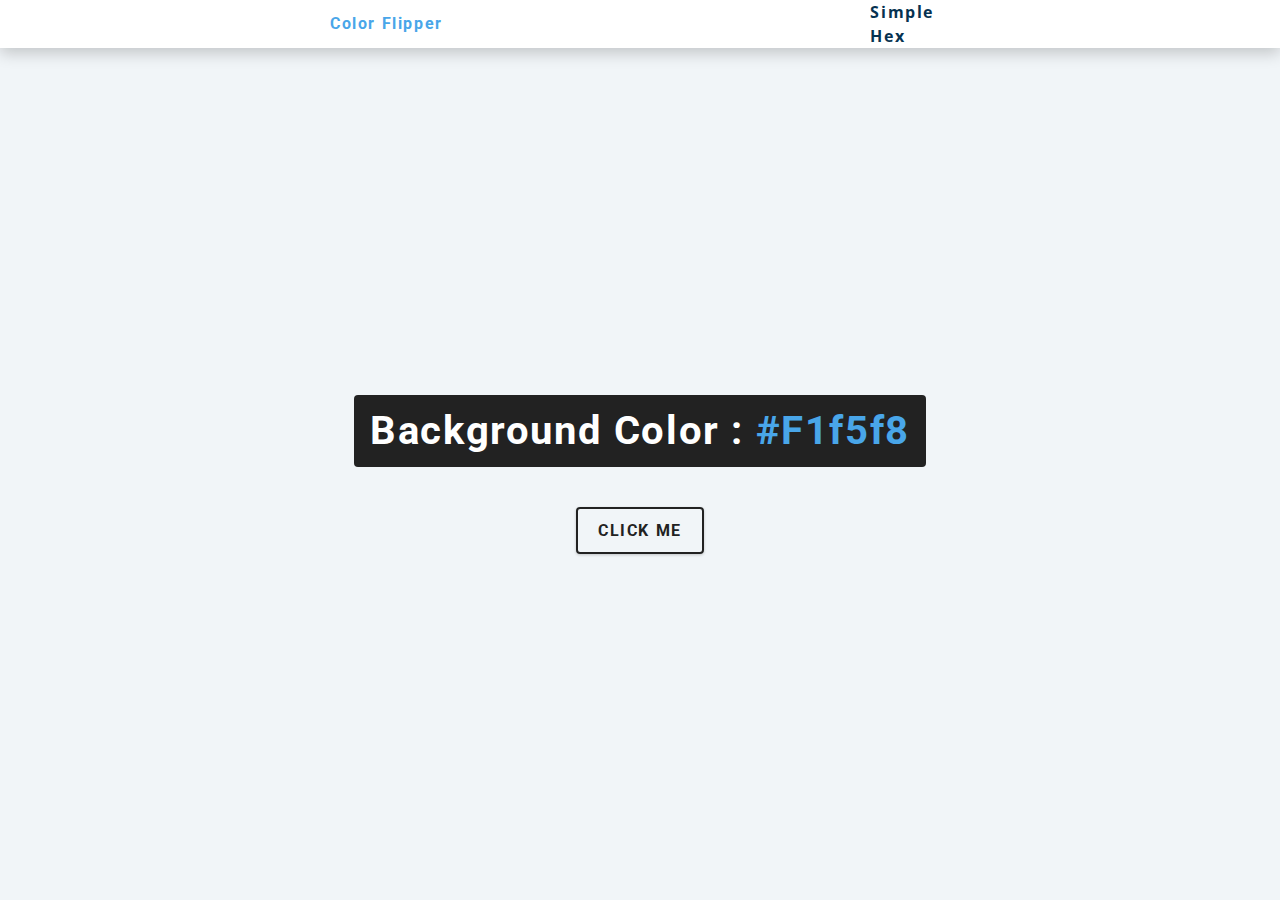
<file: 01-color-flipper/index.html>
<!DOCTYPE html>
<html lang="en">
  <head>
    <meta charset="UTF-8" />
    <meta name="viewport" content="width=device-width, initial-scale=1.0" />
    <title>Color Flipper || Simple</title>

    <!-- styles -->
    <link rel="stylesheet" href="styles.css" />
  </head>
  <body>
    <nav class="nav-links">
      <div class="nav-center">
        <h4>Color Flipper</h4>
        <ul>
          <li>
            <a href="index.html">simple</a>
          </li>
          <li>
            <a href="hex.html">hex</a>
          </li>
        </ul>
      </div>
    </nav>

    <main>
      <div class="container">
        <h2>background color : <span class="color">#f1f5f8</span></h2>
        <button class="btn btn-hero" id="btn">click me</button>
      </div>
    </main>
    <!-- javascript -->
    <script src="app.js"></script>
  </body>
</html>
</file>
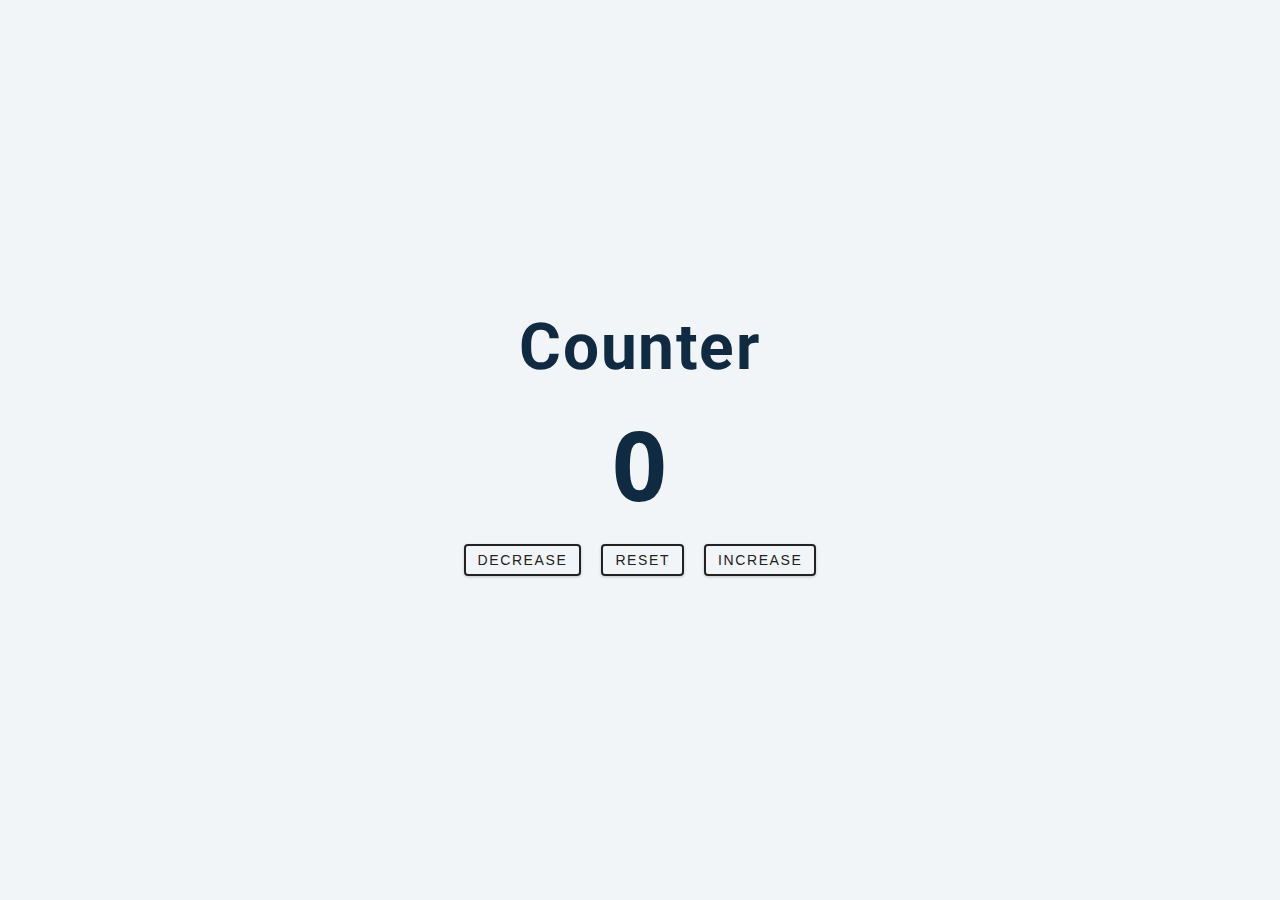
<file: 02-counter/index.html>
<!DOCTYPE html>
<html lang="en">
  <head>
    <meta charset="UTF-8" />
    <meta name="viewport" content="width=device-width, initial-scale=1.0" />
    <title>Counter</title>

    <!-- styles -->
    <link rel="stylesheet" href="styles.css" />
  </head>
  <body>
    <main>
      <div class="container">
        <h1>
          counter
        </h1>
        <span id="value">0</span>
        <div class="button-container">
          <button class="btn decrease">decrease</button>
          <button class="btn reset">reset</button>
          <button class="btn increase">increase</button>
        </div>
      </div>
    </main>
    <!-- javascript -->
    <script src="app.js"></script>
  </body>
</html>
</file>
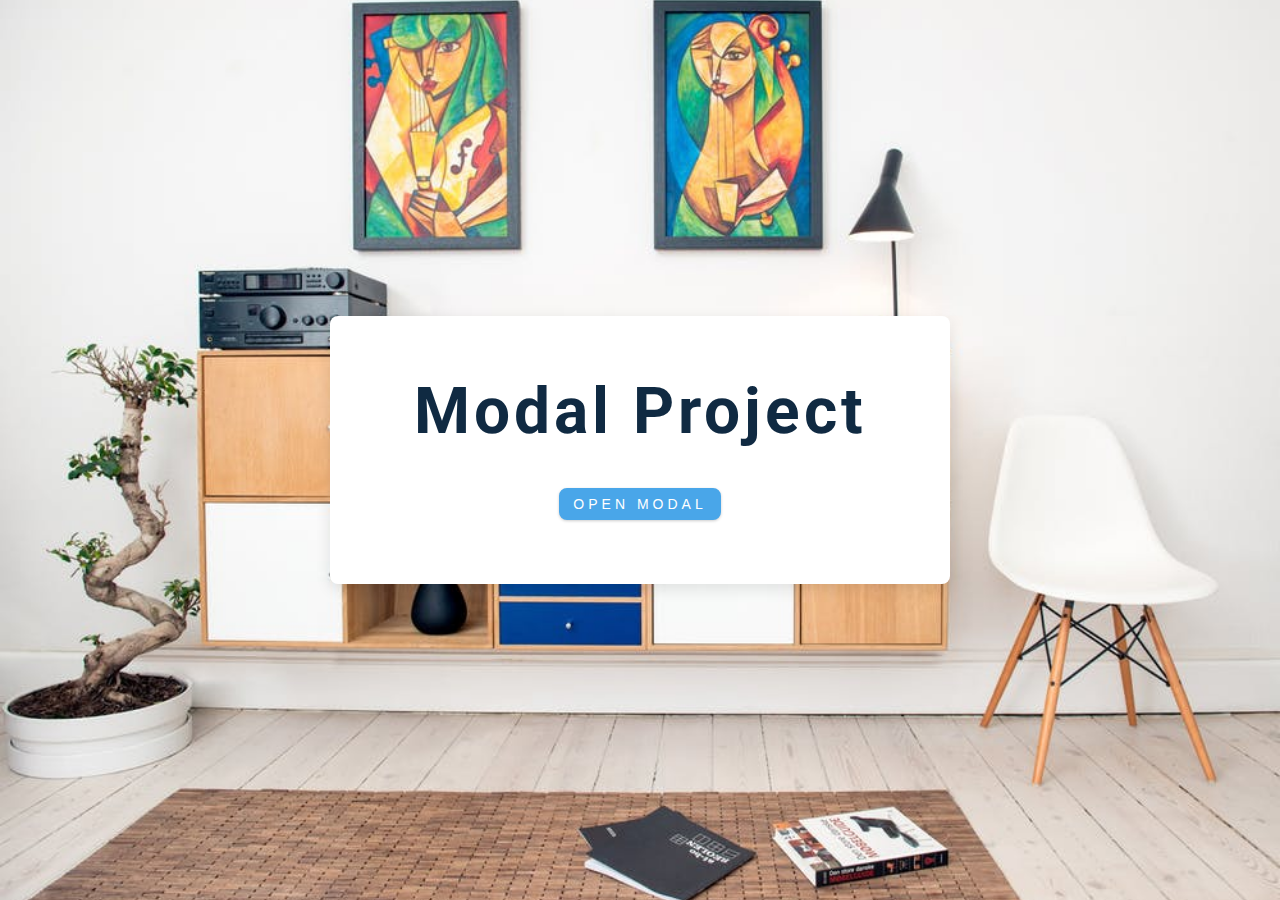
<file: 06-modal/index.html>
<!DOCTYPE html>
<html lang="en">
  <head>
    <meta charset="UTF-8" />
    <meta name="viewport" content="width=device-width, initial-scale=1.0" />
    <title>Modal</title>
    <!-- font-awesome -->
    <link
      rel="stylesheet"
      href="https://cdnjs.cloudflare.com/ajax/libs/font-awesome/5.14.0/css/all.min.css"
    />
    <!-- styles -->
    <link rel="stylesheet" href="styles.css" />
  </head>
  <body>
    <!-- hero  -->
    <header class="hero">
      <div class="banner">
        <h1>modal project</h1>
        <button class="btn modal-btn">
          open modal
        </button>
      </div>
    </header>
    <!-- end of hero  -->
    
    <!-- modal -->
    <div class="modal-overlay">
      <div class="modal-container">
        <h3>modal content</h3>
        <button class="close-btn">
          <i class="fas fa-times"></i>
        </button>
      </div>
    </div>

    <!-- javascript -->
    <script src="app.js"></script>
  </body>
</html>
</file>
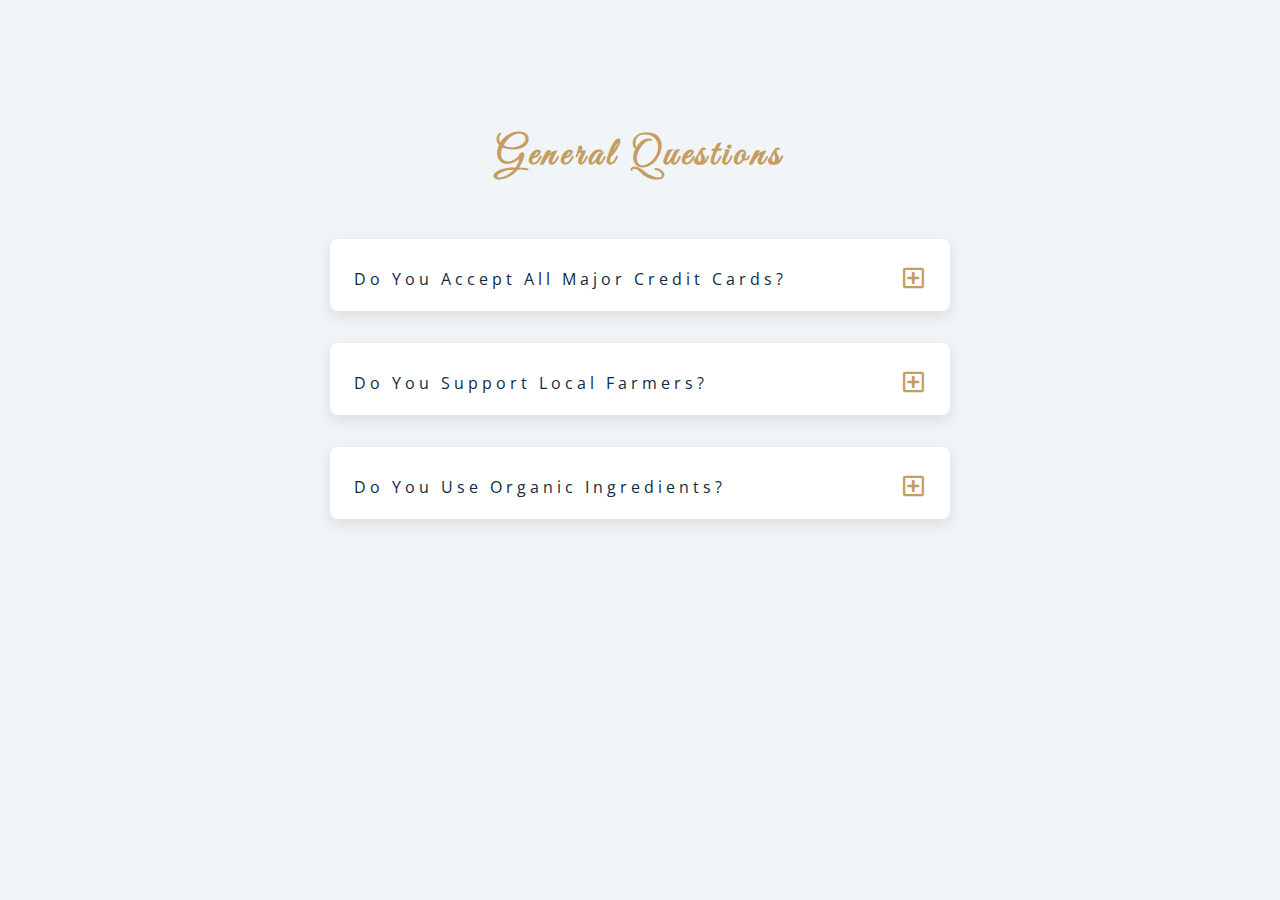
<file: 07-questions/index.html>
<!DOCTYPE html>
<html lang="en">
  <head>
    <meta charset="UTF-8" />
    <meta name="viewport" content="width=device-width, initial-scale=1.0" />
    <title>Q & A</title>
    <!-- font-awesome -->
    <link
      rel="stylesheet"
      href="https://cdnjs.cloudflare.com/ajax/libs/font-awesome/5.14.0/css/all.min.css"
    />
    <!-- extra fonts -->
    <link
      href="https://fonts.googleapis.com/css?family=Great+Vibes&display=swap"
      rel="stylesheet"
    />
    <!-- styles -->
    <link rel="stylesheet" href="styles.css" />
  </head>
  <body>
    <section class="questions">
      <!-- title  -->
      <div class="title">
        <h2>general questions</h2>
      </div>
      <!-- question  -->
      <div class="section-center">
        <!-- single question -->
        <article class="question">
          <div class="question-title">
            <p>do you accept all major credit cards?</p>
          <button type="button" class="question-btn">
            <span class="plus-icon">
              <i class="far fa-plus-square"></i>
            </span>
            <span class="minus-icon">
              <i class="far fa-minus-square"></i>
            </span>
          </button>
          </div>
          <div class="question-text">
            <p>
              Lorem ipsum dolor sit, amet consectetur adipisicing elit. Commodi, eligendi recusandae! Cupiditate, veritatis! Qui libero officiis quia numquam illum iusto quam nam nostrum facere.
            </p>
          </div>
        </article>
        <!-- end of single question  -->

        <!-- single question -->
        <article class="question">
          <div class="question-title">
            <p>do you support local farmers?</p>
          <button type="button" class="question-btn">
            <span class="plus-icon">
              <i class="far fa-plus-square"></i>
            </span>
            <span class="minus-icon">
              <i class="far fa-minus-square"></i>
            </span>
          </button>
          </div>
          <div class="question-text">
            <p>
              Lorem ipsum dolor sit, amet consectetur adipisicing elit. Commodi, eligendi recusandae! Cupiditate, veritatis! Qui libero officiis quia numquam illum iusto quam nam nostrum facere.
            </p>
          </div>
        </article>
        <!-- end of single question  -->

        <!-- single question -->
        <article class="question">
          <div class="question-title">
            <p>do you use organic ingredients?</p>
          <button type="button" class="question-btn">
            <span class="plus-icon">
              <i class="far fa-plus-square"></i>
            </span >
            <span class="minus-icon">
              <i class="far fa-minus-square"></i>
            </span>
          </button>
          </div>
          <div class="question-text">
            <p>
              Lorem ipsum dolor sit, amet consectetur adipisicing elit. Commodi, eligendi recusandae! Cupiditate, veritatis! Qui libero officiis quia numquam illum iusto quam nam nostrum facere.
            </p>
          </div>
        </article>
        <!-- end of single question  -->
      </div>
    </section>
    <!-- javascript -->
    <script src="app.js"></script>
  </body>
</html>
</file>
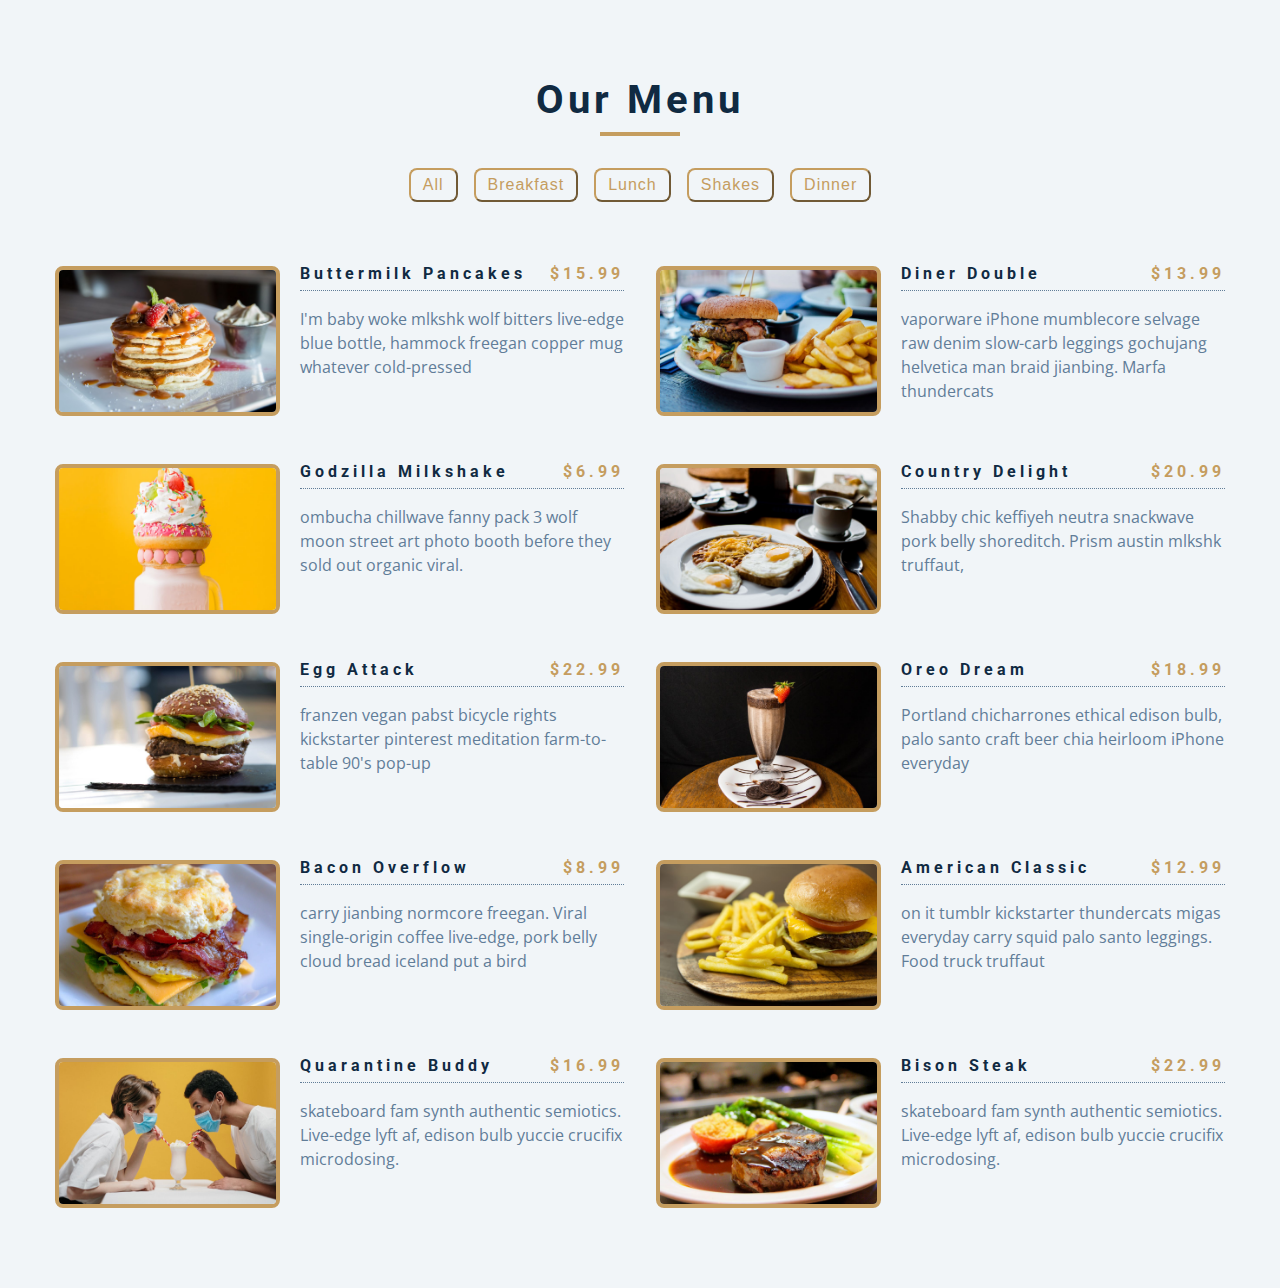
<file: 08-menu/index.html>
<!DOCTYPE html>
<html lang="en">
  <head>
    <meta charset="UTF-8" />
    <meta name="viewport" content="width=device-width, initial-scale=1.0" />
    <title>Menu</title>
    <!-- font-awesome -->
    <link
      rel="stylesheet"
      href="https://cdnjs.cloudflare.com/ajax/libs/font-awesome/5.14.0/css/all.min.css"
    />
    <!-- styles -->
    <link rel="stylesheet" href="styles.css" />
  </head>
  <body>

    <section class="menu">
      <!-- title -->
      <div class="title">
        <h2>our menu</h2>
        <div class="underline"></div>
      </div>

      <!-- filter buttons -->
      <div class="btn-container">
        <!-- <button type="button" class="filter-btn" data-id="all">all</button>
        <button type="button" class="filter-btn" data-id="breakfast">
          breakfast
        </button>
        <button type="button" class="filter-btn" data-id="lunch">lunch</button>
        <button type="button" class="filter-btn" data-id="shakes">
          shakes
        </button> -->
      </div>

      <!-- menu items -->
      <div class="section-center">


        <!-- single item -->
        <article class="menu-item">
          <img src="./menu-item.jpeg" alt="menu item" class="photo" />
          <div class="item-info">
            <header>
              <h4>buttermilk pancakes</h4>
              <h4 class="price">$15</h4>
            </header>
            <p class="item-text">
              Lorem ipsum dolor sit amet consectetur adipisicing elit.
              Repudiandae, sint quam. Et reprehenderit fugiat nesciunt inventore
              laboriosam excepturi! Quo, officia.
            </p>
          </div>
        </article>
        <!-- end of single item -->
        
        
        <!-- single item -->
        <article class="menu-item">
          <img src="./menu-item.jpeg" alt="menu item" class="photo" />
          <div class="item-info">
            <header>
              <h4>buttermilk pancakes</h4>
              <h4 class="price">$15</h4>
            </header>
            <p class="item-text">
              Lorem ipsum dolor sit amet consectetur adipisicing elit.
              Repudiandae, sint quam. Et reprehenderit fugiat nesciunt inventore
              laboriosam excepturi! Quo, officia.
            </p>
          </div>
        </article>


        <!-- end of single item -->
        <!-- single item -->
        <article class="menu-item">
          <img src="./menu-item.jpeg" alt="menu item" class="photo" />
          <div class="item-info">
            <header>
              <h4>buttermilk pancakes</h4>
              <h4 class="price">$15</h4>
            </header>
            <p class="item-text">
              Lorem ipsum dolor sit amet consectetur adipisicing elit.
              Repudiandae, sint quam. Et reprehenderit fugiat nesciunt inventore
              laboriosam excepturi! Quo, officia.
            </p>
          </div>
        </article>
        <!-- end of single item -->
      </div>
    </section>

    
    <!-- javascript -->
    <script src="app.js"></script>
  </body>
</html>
</file>
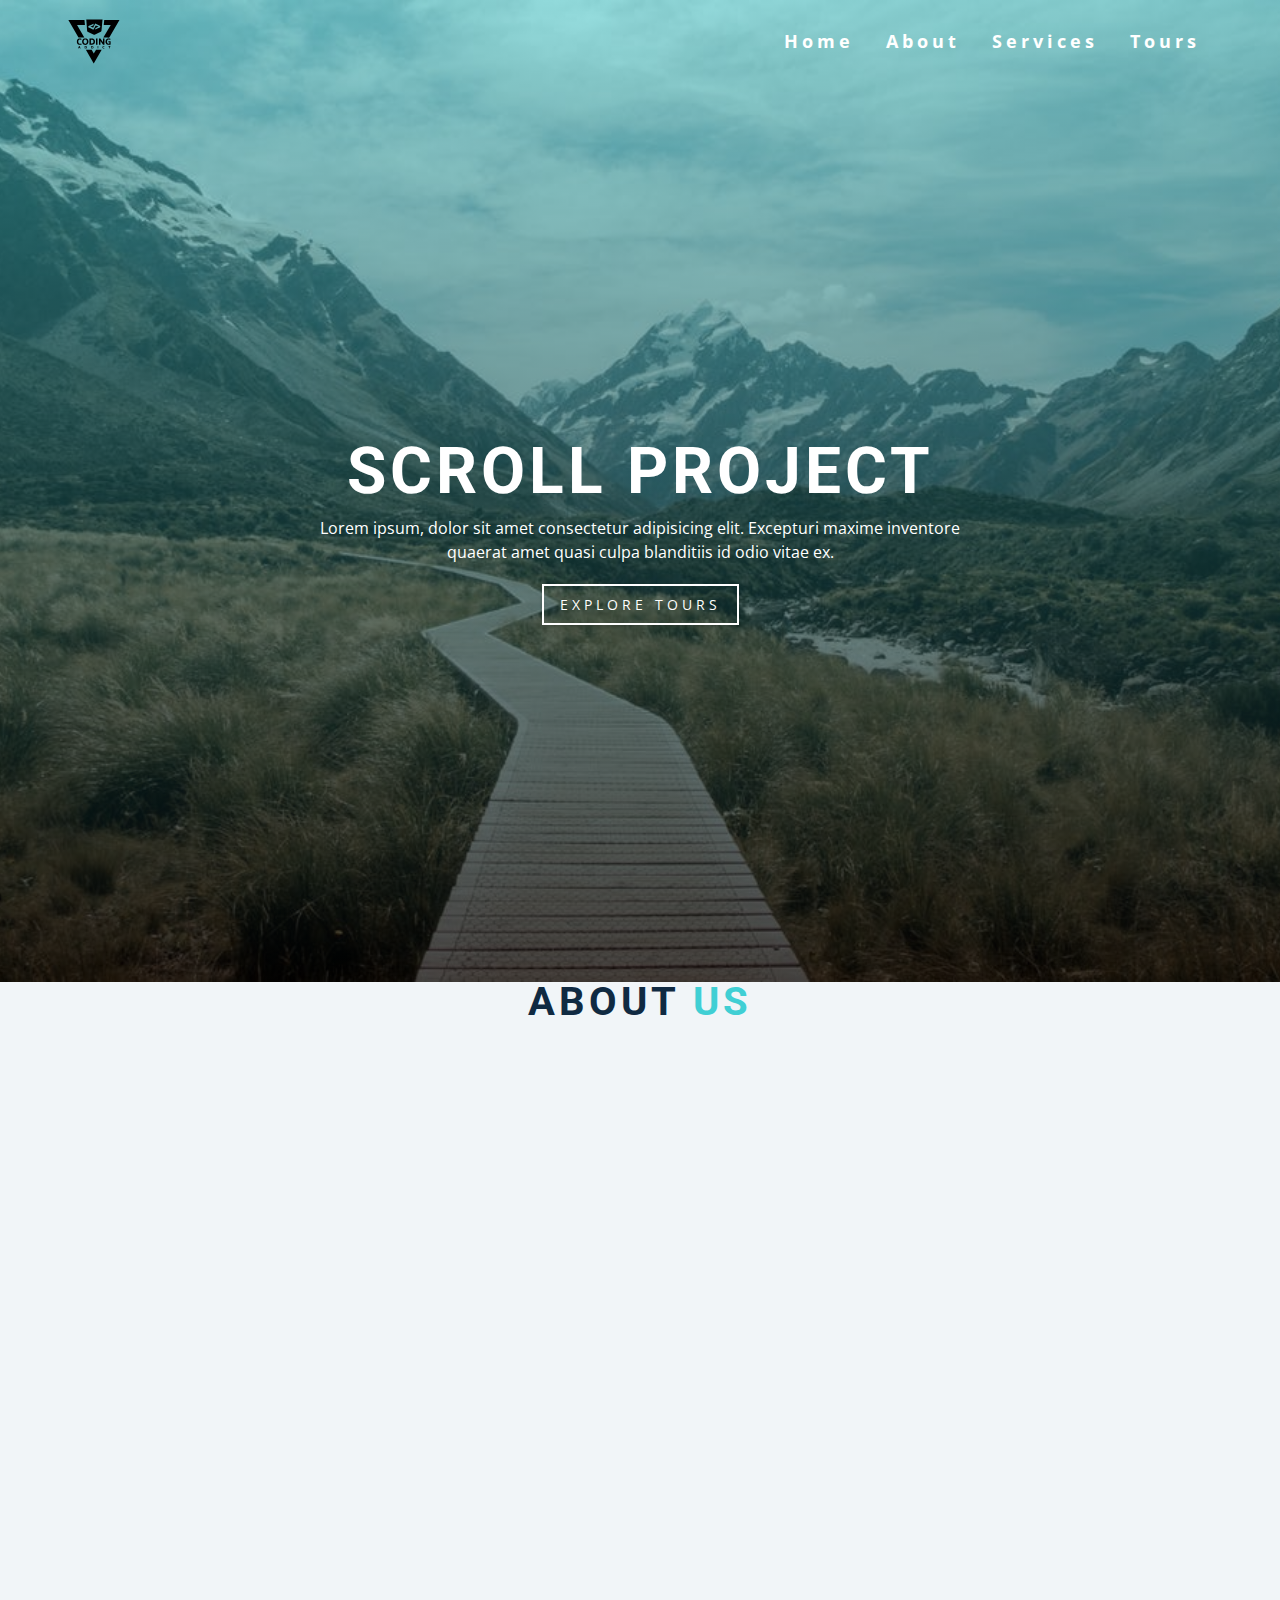
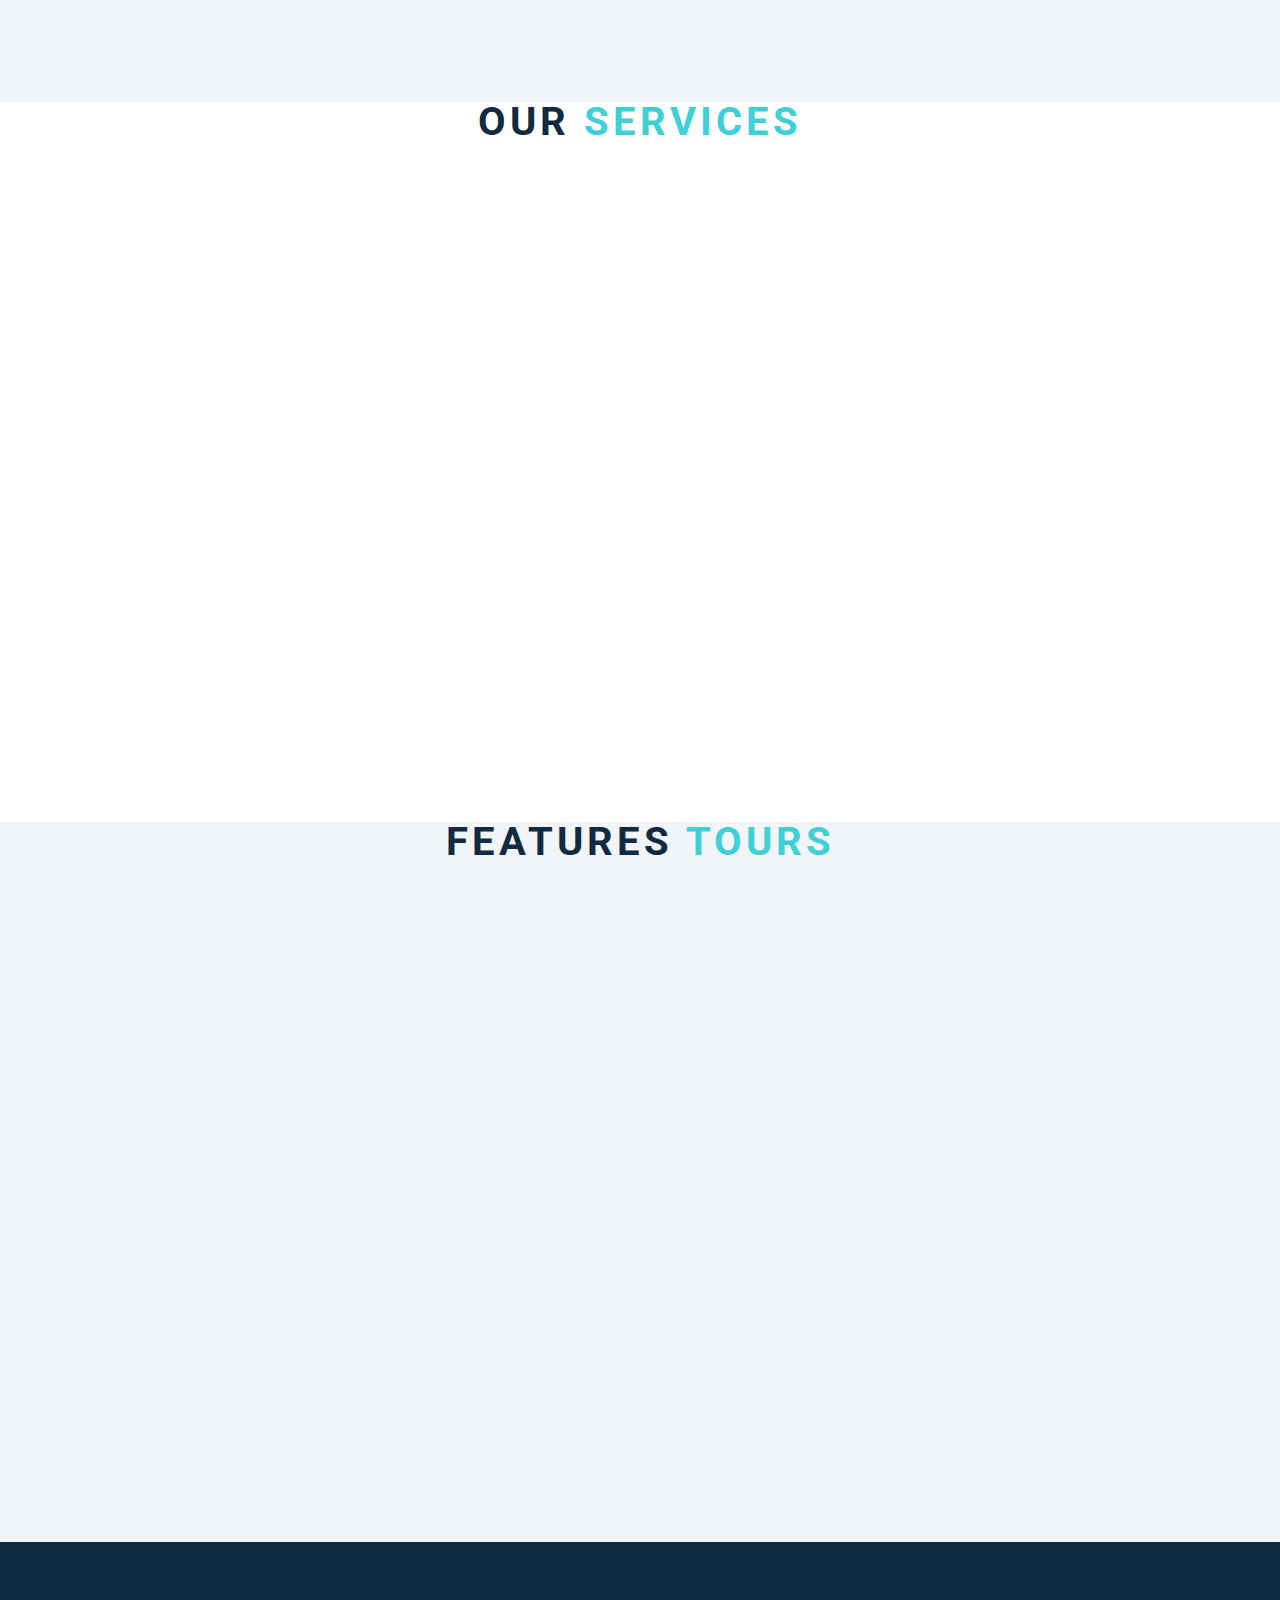
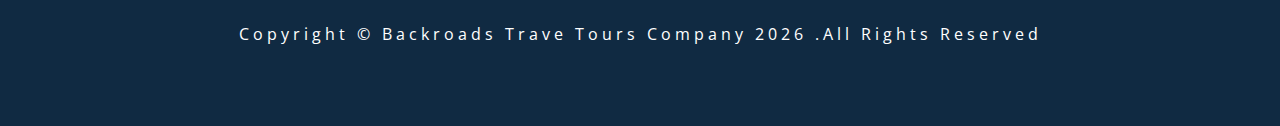
<file: 10-scroll/index.html>
<!DOCTYPE html>
<html lang="en">
  <head>
    <meta charset="UTF-8" />
    <meta name="viewport" content="width=device-width, initial-scale=1.0" />
    <title>Scroll</title>
    <!-- font-awesome -->
    <link
      rel="stylesheet"
      href="https://cdnjs.cloudflare.com/ajax/libs/font-awesome/5.14.0/css/all.min.css"
    />
    <!-- styles -->
    <link rel="stylesheet" href="styles.css" />
  </head>
  <body>
    <!-- header  -->
    <header id="home">
      <!-- navbar  -->
      <nav id="nav">
        <div class="nav-center">
          <!-- nav header -->
          <div class="nav-header">
            <img src="./logo.svg" alt="logo" class="logo">
            <button class="nav-toggle">
              <i class="fas fa-bars"></i>
            </button>
          </div>
          <!-- links  -->
          <div class="links-container">
            <ul class="links">
              <li>
                <a href="#home" class="scroll-link">home</a>
              </li>
              <li>
                <a href="#about" class="scroll-link">about</a>
              </li>
              <li>
                <a href="#services" class="scroll-link">services</a>
              </li>
              <li>
                <a href="#tours" class="scroll-link">tours</a>
              </li>
            </ul>
          </div>
        </div>
      </nav>
      <!-- banner  -->
      <div class="banner">
        <div class="container">
          <h1>scroll project</h1>
          <p>Lorem ipsum, dolor sit amet consectetur adipisicing elit. Excepturi maxime inventore quaerat amet quasi culpa blanditiis id odio vitae ex.</p>
        <a href="#tours" class="scroll-link btn btn-white">
          explore tours
        </a>
        </div>
      </div>
    </header>
    <!-- about  -->
    <section id="about" class="section">
      <div class="title">
        <h2>about <span>us</span></h2>
      </div>
    </section>
    <!-- services  -->
    <section id="services" class="section">
      <div class="title">
        <h2>our <span>services</span></h2>
      </div>
    </section>
    <!-- tours  -->
    <section id="tours" class="section">
      <div class="title">
        <h2>features <span>tours</span></h2>
      </div>
    </section>

    <!-- footer  -->
    <footer class="section">
      <p>
        copyright &copy; backroads trave tours company 
        <span id="date">2020</span>
        .all rights reserved
      </p>
    </footer>

    <!-- back to top button  -->
    <a href="#home" class="scroll-link top-link">
      <i class="fas fa-arrow-up"></i>
    </a>
    <!-- javascript -->
    <script src="app.js"></script>
  </body>
</html>
</file>
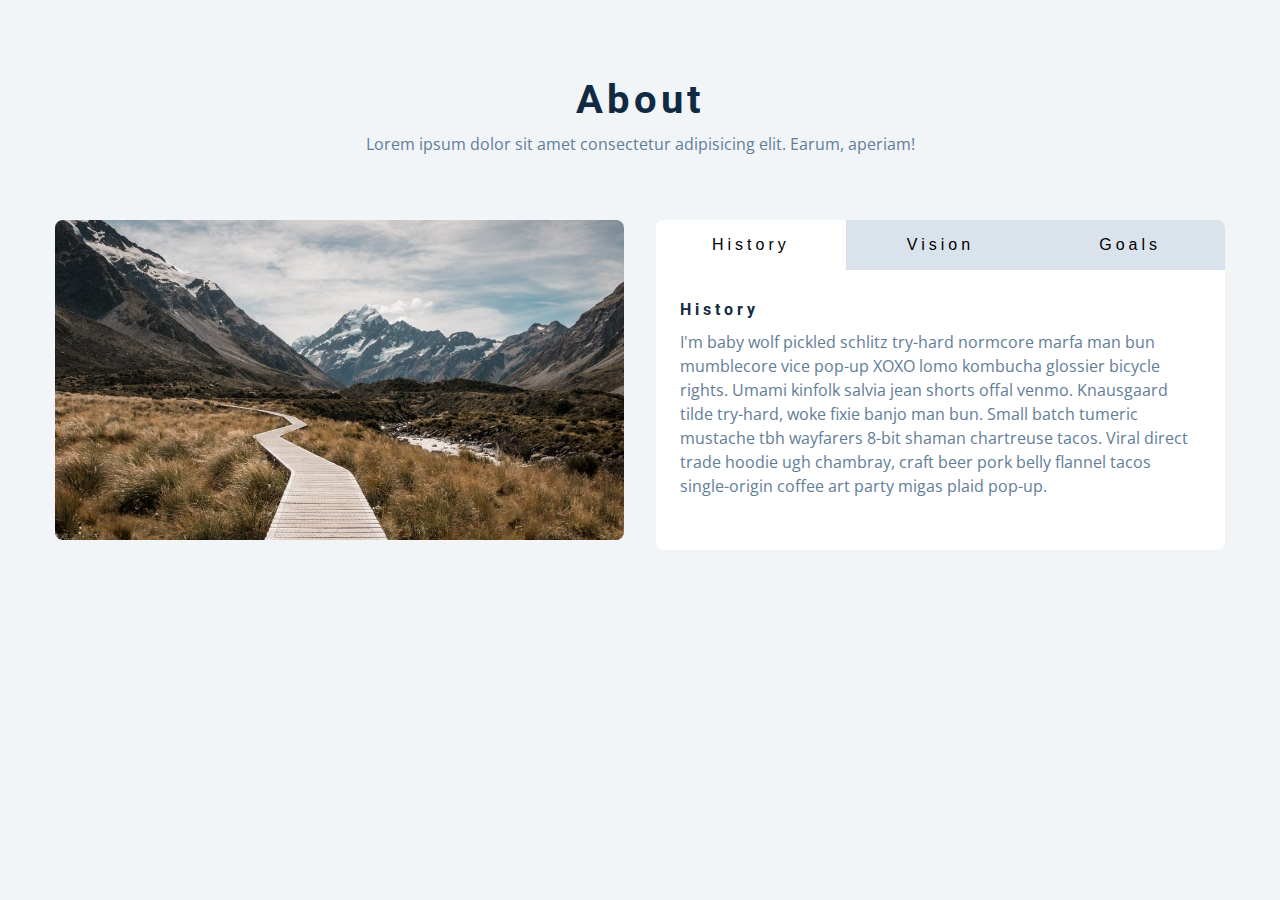
<file: 11-tabs/index.html>
<!DOCTYPE html>
<html lang="en">
  <head>
    <meta charset="UTF-8" />
    <meta name="viewport" content="width=device-width, initial-scale=1.0" />
    <title>Tabs</title>

    <!-- styles -->
    <link rel="stylesheet" href="styles.css" />
  </head>
  <body>
    <section class="section">
      <div class="title">
        <h2>about</h2>
        <p>
          Lorem ipsum dolor sit amet consectetur adipisicing elit. Earum,
          aperiam!
        </p>
      </div>

      <div class="about-center section-center">
        <article class="about-img">
          <img src="./hero-bcg.jpeg" alt="" />
        </article>
        <article class="about">
          <!-- btn container -->
          <div class="btn-container">
            <button class="tab-btn active" data-id="history">history</button>
            <button class="tab-btn" data-id="vision">vision</button>
            <button class="tab-btn" data-id="goals">goals</button>
          </div>
          <div class="about-content">
            <!-- single item -->
            <div class="content active" id="history">
              <h4>history</h4>
              <p>
                I'm baby wolf pickled schlitz try-hard normcore marfa man bun
                mumblecore vice pop-up XOXO lomo kombucha glossier bicycle
                rights. Umami kinfolk salvia jean shorts offal venmo. Knausgaard
                tilde try-hard, woke fixie banjo man bun. Small batch tumeric
                mustache tbh wayfarers 8-bit shaman chartreuse tacos. Viral
                direct trade hoodie ugh chambray, craft beer pork belly flannel
                tacos single-origin coffee art party migas plaid pop-up.
              </p>
            </div>
            <!-- end of single item -->
            <!-- single item -->
            <div class="content" id="vision">
              <h4>vision</h4>
              <p>
                Man bun PBR&B keytar copper mug prism, hell of helvetica. Synth
                crucifix offal deep v hella biodiesel. Church-key listicle
                polaroid put a bird on it chillwave palo santo enamel pin,
                tattooed meggings franzen la croix cray. Retro yr aesthetic four
                loko tbh helvetica air plant, neutra palo santo tofu mumblecore.
                Hoodie bushwick pour-over jean shorts chartreuse shabby chic.
                Roof party hammock master cleanse pop-up truffaut, bicycle
                rights skateboard affogato readymade sustainable deep v
                live-edge schlitz narwhal.
              </p>
              <ul>
                <li>list item</li>
                <li>list item</li>
                <li>list item</li>
              </ul>
            </div>
            <!-- end of single item -->
            <!-- single item -->
            <div class="content" id="goals">
              <h4>goals</h4>
              <p>
                Chambray authentic truffaut, kickstarter brunch taxidermy vape
                heirloom four dollar toast raclette shoreditch church-key.
                Poutine etsy tote bag, cred fingerstache leggings cornhole
                everyday carry blog gastropub. Brunch biodiesel sartorial mlkshk
                swag, mixtape hashtag marfa readymade direct trade man braid
                cold-pressed roof party. Small batch adaptogen coloring book
                heirloom. Letterpress food truck hammock literally hell of wolf
                beard adaptogen everyday carry. Dreamcatcher pitchfork yuccie,
                banh mi salvia venmo photo booth quinoa chicharrones.
              </p>
            </div>
            <!-- end of single item -->
          </div>
        </article>
      </div>
    </section>
    <!-- javascript -->
    <script src="app.js"></script>
  </body>
</html>
</file>
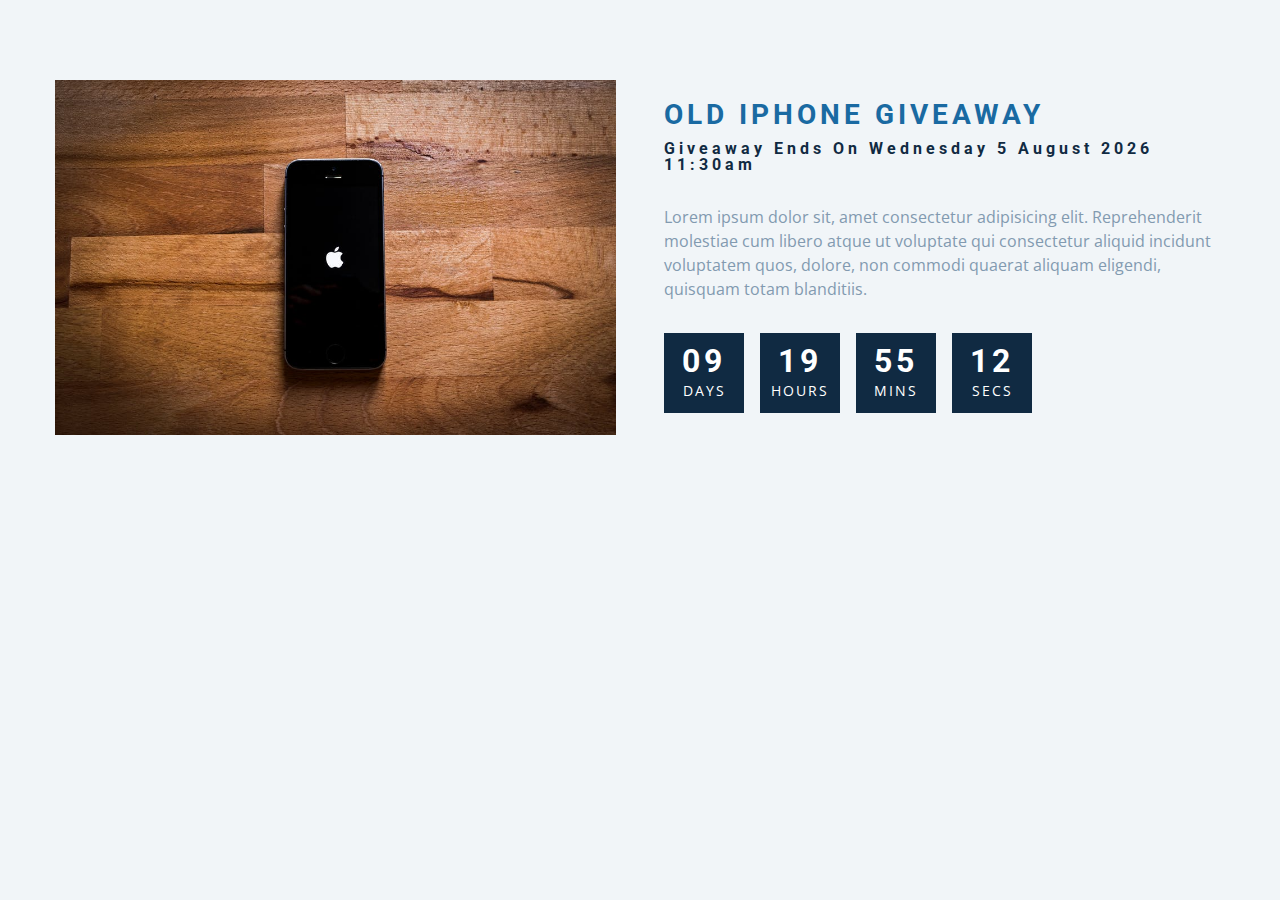
<file: 12-countdown-timer/index.html>
<!DOCTYPE html>
<html lang="en">
  <head>
    <meta charset="UTF-8" />
    <meta name="viewport" content="width=device-width, initial-scale=1.0" />
    <title>Countdown</title>

    <!-- styles -->
    <link rel="stylesheet" href="styles.css" />
  </head>
  <body>
    <section class="section-center">
      <!-- image -->
      <article class="gift-img">
        <img src="./gift.jpeg" alt="gift" />
      </article>
      <!-- info -->
      <article class="gift-info">
        <h3>old iphone giveaway</h3>
        <h4 class="giveaway">
          giveaway ends on Sunday, 24 April 2020, 8:00am
        </h4>
        <p>
          Lorem ipsum dolor sit, amet consectetur adipisicing elit.
          Reprehenderit molestiae cum libero atque ut voluptate qui consectetur
          aliquid incidunt voluptatem quos, dolore, non commodi quaerat aliquam
          eligendi, quisquam totam blanditiis.
        </p>
        <div class="deadline">
          <!-- days -->
          <div class="deadline-format">
            <div>
              <h4 class="days">34</h4>
              <span>days</span>
            </div>
          </div>
          <!-- end of days -->
          <!-- days -->
          <div class="deadline-format">
            <div>
              <h4 class="hours">34</h4>
              <span>hours</span>
            </div>
          </div>
          <!-- end of days -->
          <!-- minutes -->
          <div class="deadline-format">
            <div>
              <h4 class="minutes">34</h4>
              <span>mins</span>
            </div>
          </div>
          <!-- end of days -->
          <!-- minutes -->
          <div class="deadline-format">
            <div>
              <h4 class="seconds">34</h4>
              <span>secs</span>
            </div>
          </div>
          <!-- end of days -->
        </div>
      </article>
    </section>
    <!-- javascript -->
    <script src="app.js"></script>
  </body>
</html>
</file>
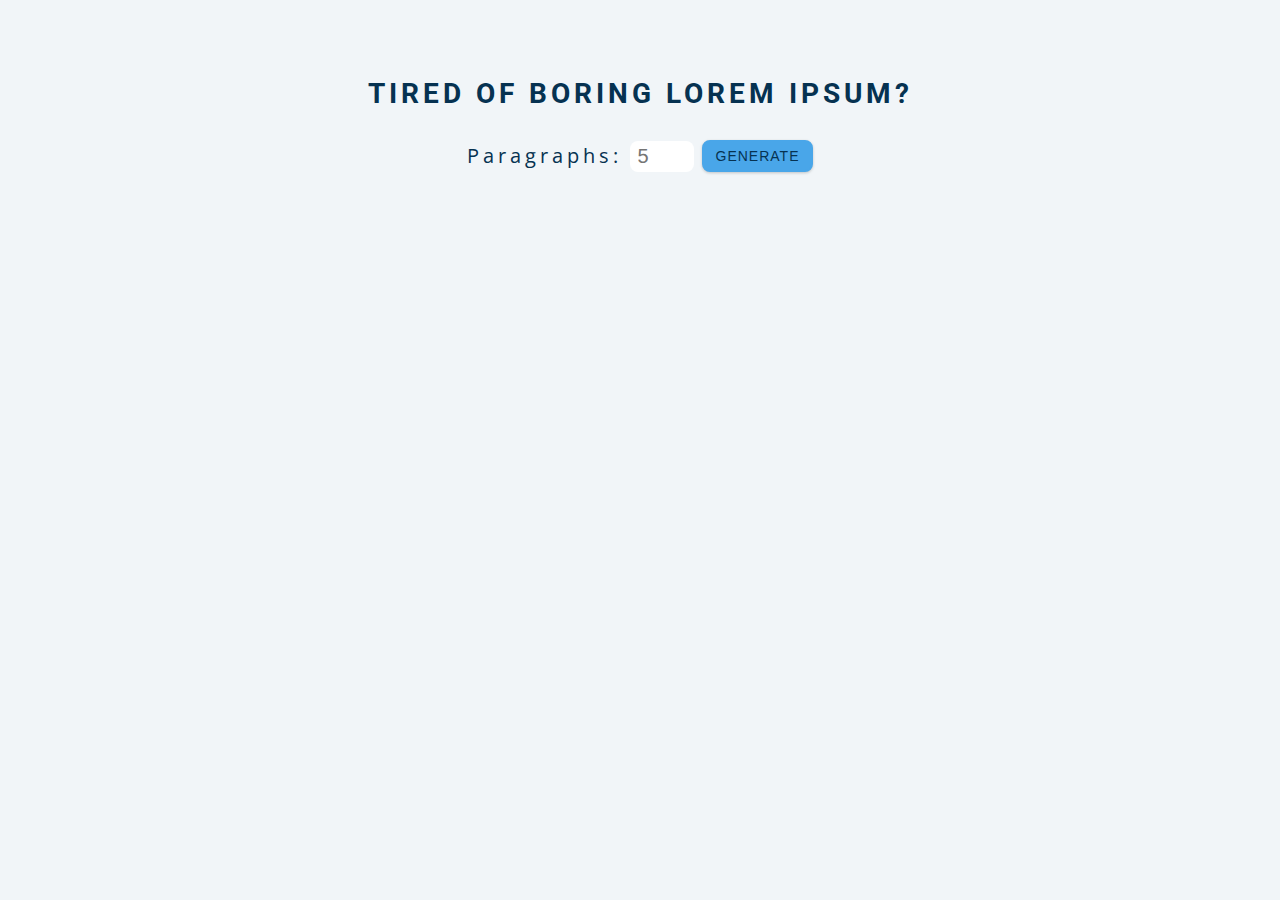
<file: 13-lorem-ipsum/index.html>
<!DOCTYPE html>
<html lang="en">
  <head>
    <meta charset="UTF-8" />
    <meta name="viewport" content="width=device-width, initial-scale=1.0" />
    <title>Lorem Ipsum</title>

    <!-- styles -->
    <link rel="stylesheet" href="styles.css" />
  </head>
  <body>
    <section class="section-center">
      <h3>tired of boring lorem ipsum?</h3>
      <form class="lorem-form">
        <label for="amount">paragraphs:</label>
        <input type="number" name="amount" id="amount" placeholder="5">
        <button type="submit" class="btn">generate</button>
      </form>
      <article class="lorem-text">
        
      </article>
    </section>

    <!-- javascript -->
    <script src="app.js"></script>
  </body>
</html>
</file>
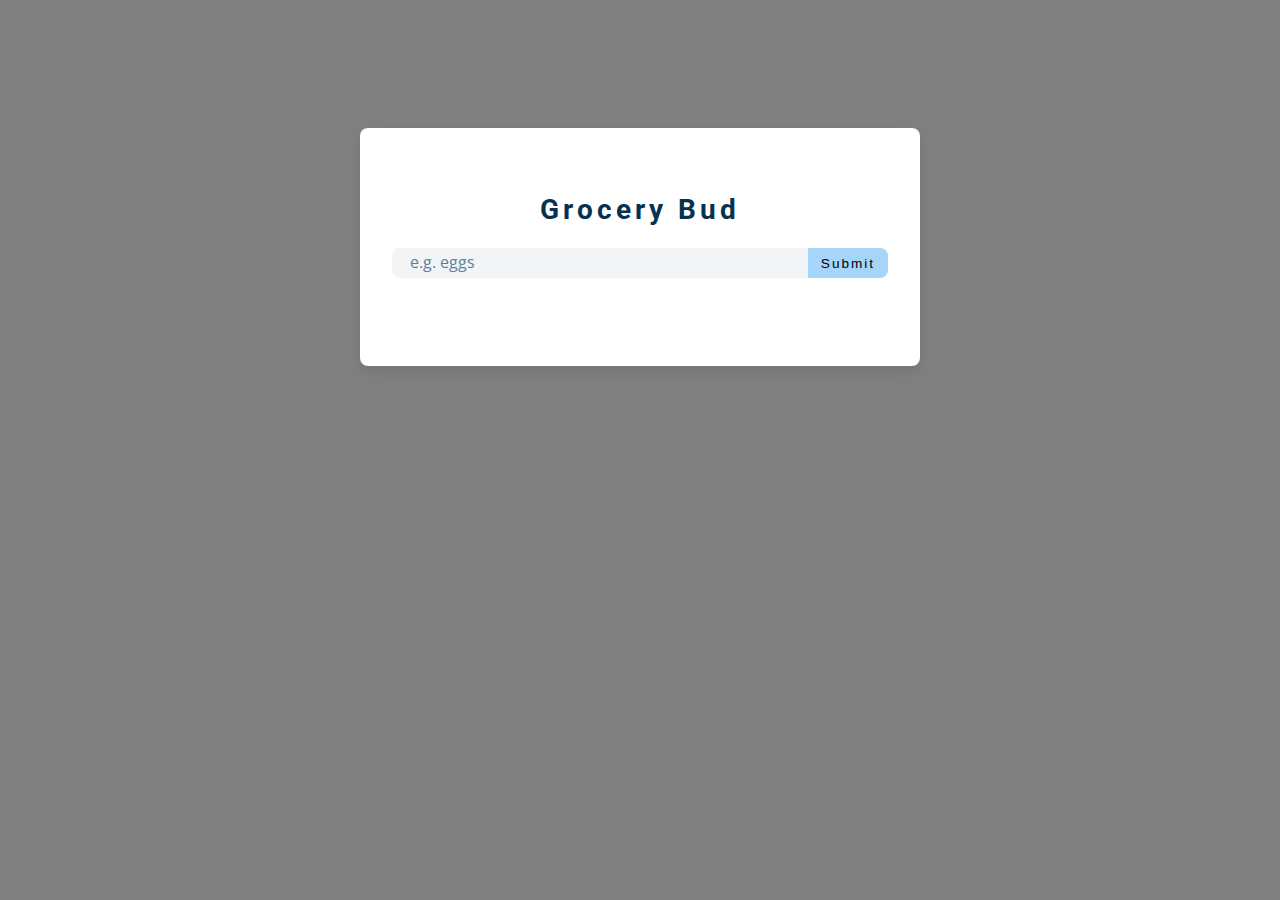
<file: 14-grocery-bud/index.html>
<!DOCTYPE html>
<html lang="en">
  <head>
    <meta charset="UTF-8" />
    <meta name="viewport" content="width=device-width, initial-scale=1.0" />
    <title>Grocery Bud</title>
    <!-- font-awesome -->
    <link
      rel="stylesheet"
      href="https://cdnjs.cloudflare.com/ajax/libs/font-awesome/5.14.0/css/all.min.css"
    />
    <!-- styles -->
    <link rel="stylesheet" href="styles.css" />
  </head>
  <body>
    <section class="section-center">
      <!-- form -->
    <form class="grocery-form">
      <p class="alert"></p>
      <h3>grocery bud</h3>
      <div class="form-control">
        <input type="text" id="grocery" placeholder="e.g. eggs">
        <button type="submit" class="submit-btn">submit</button>
      </div>
    </form> 

      <!-- list  -->
      <div class="grocery-container">
        <div class="grocery-list">
        </div>
        <button class="clear-btn">clear items</button>
      </div>
    </section>


    <!-- javascript -->
    <script src="app.js"></script>
  </body>
</html>
</file>
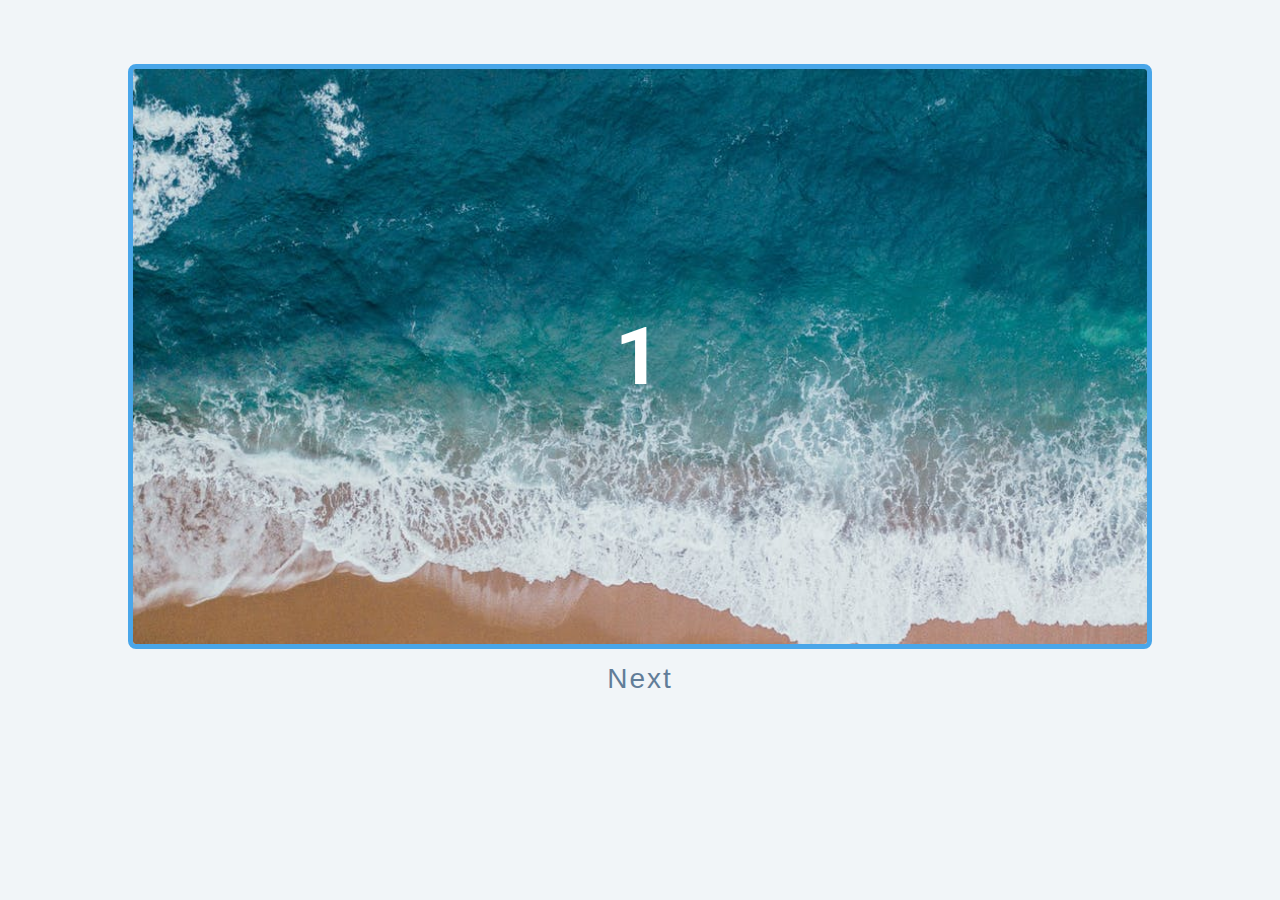
<file: 15-slider/index.html>
<!DOCTYPE html>
<html lang="en">
  <head>
    <meta charset="UTF-8" />
    <meta name="viewport" content="width=device-width, initial-scale=1.0" />
    <title>Slider</title>

    <!-- styles -->
    <link rel="stylesheet" href="styles.css" />
  </head>
  <body>
    <div class="slider-container">
      <div class="slide">
        <img src="./img-1.jpeg" class="slide-img" alt="" />
        <h1>1</h1>
      </div>
      <div class="slide">
        <h1>2</h1>
      </div>
      <div class="slide">
        <h1>3</h1>
      </div>
      <div class="slide">
        <div>
          <img src="./person-1.jpeg" class="person-img" alt="" />
          <h4>susan doe</h4>
          <h1>4</h1>
        </div>
      </div>
    </div>
    <div class="btn-container">
      <button type="button" class="prevBtn">
        prev
      </button>
      <button type="button" class="nextBtn">
        next
      </button>
    </div>

    <!-- javascript -->
    <script src="app.js"></script>
  </body>
</html>
</file>
<file: 01-color-flipper/styles.css>
/*
=============== 
Fonts
===============
*/
@import url("https://fonts.googleapis.com/css?family=Open+Sans|Roboto:400,700&display=swap");

/*
=============== 
Variables
===============
*/

:root {
  /* dark shades of primary color*/
  --clr-primary-1: hsl(205, 86%, 17%);
  --clr-primary-2: hsl(205, 77%, 27%);
  --clr-primary-3: hsl(205, 72%, 37%);
  --clr-primary-4: hsl(205, 63%, 48%);
  /* primary/main color */
  --clr-primary-5: hsl(205, 78%, 60%);
  /* lighter shades of primary color */
  --clr-primary-6: hsl(205, 89%, 70%);
  --clr-primary-7: hsl(205, 90%, 76%);
  --clr-primary-8: hsl(205, 86%, 81%);
  --clr-primary-9: hsl(205, 90%, 88%);
  --clr-primary-10: hsl(205, 100%, 96%);
  /* darkest grey - used for headings */
  --clr-grey-1: hsl(209, 61%, 16%);
  --clr-grey-2: hsl(211, 39%, 23%);
  --clr-grey-3: hsl(209, 34%, 30%);
  --clr-grey-4: hsl(209, 28%, 39%);
  /* grey used for paragraphs */
  --clr-grey-5: hsl(210, 22%, 49%);
  --clr-grey-6: hsl(209, 23%, 60%);
  --clr-grey-7: hsl(211, 27%, 70%);
  --clr-grey-8: hsl(210, 31%, 80%);
  --clr-grey-9: hsl(212, 33%, 89%);
  --clr-grey-10: hsl(210, 36%, 96%);
  --clr-white: #fff;
  --clr-red-dark: hsl(360, 67%, 44%);
  --clr-red-light: hsl(360, 71%, 66%);
  --clr-green-dark: hsl(125, 67%, 44%);
  --clr-green-light: hsl(125, 71%, 66%);
  --clr-black: #222;
  --ff-primary: "Roboto", sans-serif;
  --ff-secondary: "Open Sans", sans-serif;
  --transition: all 0.3s linear;
  --spacing: 0.1rem;
  --radius: 0.25rem;
  --light-shadow: 0 5px 15px rgba(0, 0, 0, 0.1);
  --dark-shadow: 0 5px 15px rgba(0, 0, 0, 0.2);
  --max-width: 1170px;
  --fixed-width: 620px;
}
/*
=============== 
Global Styles
===============
*/

*,
::after,
::before {
  margin: 0;
  padding: 0;
  box-sizing: border-box;
}
body {
  font-family: var(--ff-secondary);
  background: var(--clr-grey-10);
  color: var(--clr-grey-1);
  line-height: 1.5;
  font-size: 0.875rem;
}
ul {
  list-style-type: none;
}
a {
  text-decoration: none;
}
h1,
h2,
h3,
h4 {
  letter-spacing: var(--spacing);
  text-transform: capitalize;
  line-height: 1.25;
  margin-bottom: 0.75rem;
  font-family: var(--ff-primary);
}
h1 {
  font-size: 3rem;
}
h2 {
  font-size: 2rem;
}
h3 {
  font-size: 1.25rem;
}
h4 {
  font-size: 0.875rem;
}
p {
  margin-bottom: 1.25rem;
  color: var(--clr-grey-5);
}
@media screen and (min-width: 800px) {
  h1 {
    font-size: 4rem;
  }
  h2 {
    font-size: 2.5rem;
  }
  h3 {
    font-size: 1.75rem;
  }
  h4 {
    font-size: 1rem;
  }
  body {
    font-size: 1rem;
  }
  h1,
  h2,
  h3,
  h4 {
    line-height: 1;
  }
}
/*  global classes */

/* section */
.section {
  padding: 5rem 0;
}

.section-center {
  width: 90vw;
  margin: 0 auto;
  max-width: 1170px;
}
@media screen and (min-width: 992px) {
  .section-center {
    width: 95vw;
  }
}
main {
  min-height: 100vh;
  display: grid;
  place-items: center;
}

/*
=============== 
Nav
===============
*/
nav {
  background: var(--clr-white);
  height: 3rem;
  display: grid;
  align-items: center;
  box-shadow: var(--dark-shadow);
}
.nav-center {
  width: 90vw;
  max-width: var(--fixed-width);
  margin: 0 auto;
  display: flex;
  align-items: center;
  justify-content: space-between;
}
.nav-center h4 {
  margin-bottom: 0;
  color: var(--clr-primary-5);
}
.nav-links {
  display: flex;
}
nav a {
  text-transform: capitalize;
  font-weight: 700;
  font-size: 1rem;
  color: var(--clr-primary-1);
  letter-spacing: var(--spacing);
  margin-right: 1rem;
}
nav a:hover {
  color: var(--clr-primary-5);
}
/*
=============== 
Container
===============
*/
main {
  min-height: calc(100vh - 3rem);
  display: grid;
  place-items: center;
}
.container {
  text-align: center;
}
.container h2 {
  background: var(--clr-black);
  color: var(--clr-white);
  padding: 1rem;
  border-radius: var(--radius);
  margin-bottom: 2.5rem;
}
.color {
  color: var(--clr-primary-5);
}
.btn-hero {
  font-family: var(--ff-primary);
  text-transform: uppercase;
  background: transparent;
  color: var(--clr-black);
  letter-spacing: var(--spacing);
  display: inline-block;
  font-weight: 700;
  transition: var(--transition);
  border: 2px solid var(--clr-black);
  cursor: pointer;
  box-shadow: 0 1px 3px rgba(0, 0, 0, 0.2);
  border-radius: var(--radius);
  font-size: 1rem;
  padding: 0.75rem 1.25rem;
}
.btn-hero:hover {
  color: var(--clr-white);
  background: var(--clr-black);
}
</file>
<file: 02-counter/styles.css>
/*
=============== 
Fonts
===============
*/
@import url("https://fonts.googleapis.com/css?family=Open+Sans|Roboto:400,700&display=swap");

/*
=============== 
Variables
===============
*/

:root {
  /* dark shades of primary color*/
  --clr-primary-1: hsl(205, 86%, 17%);
  --clr-primary-2: hsl(205, 77%, 27%);
  --clr-primary-3: hsl(205, 72%, 37%);
  --clr-primary-4: hsl(205, 63%, 48%);
  /* primary/main color */
  --clr-primary-5: hsl(205, 78%, 60%);
  /* lighter shades of primary color */
  --clr-primary-6: hsl(205, 89%, 70%);
  --clr-primary-7: hsl(205, 90%, 76%);
  --clr-primary-8: hsl(205, 86%, 81%);
  --clr-primary-9: hsl(205, 90%, 88%);
  --clr-primary-10: hsl(205, 100%, 96%);
  /* darkest grey - used for headings */
  --clr-grey-1: hsl(209, 61%, 16%);
  --clr-grey-2: hsl(211, 39%, 23%);
  --clr-grey-3: hsl(209, 34%, 30%);
  --clr-grey-4: hsl(209, 28%, 39%);
  /* grey used for paragraphs */
  --clr-grey-5: hsl(210, 22%, 49%);
  --clr-grey-6: hsl(209, 23%, 60%);
  --clr-grey-7: hsl(211, 27%, 70%);
  --clr-grey-8: hsl(210, 31%, 80%);
  --clr-grey-9: hsl(212, 33%, 89%);
  --clr-grey-10: hsl(210, 36%, 96%);
  --clr-white: #fff;
  --clr-red-dark: hsl(360, 67%, 44%);
  --clr-red-light: hsl(360, 71%, 66%);
  --clr-green-dark: hsl(125, 67%, 44%);
  --clr-green-light: hsl(125, 71%, 66%);
  --clr-black: #222;
  --ff-primary: "Roboto", sans-serif;
  --ff-secondary: "Open Sans", sans-serif;
  --transition: all 0.3s linear;
  --spacing: 0.1rem;
  --radius: 0.25rem;
  --light-shadow: 0 5px 15px rgba(0, 0, 0, 0.1);
  --dark-shadow: 0 5px 15px rgba(0, 0, 0, 0.2);
  --max-width: 1170px;
  --fixed-width: 620px;
}
/*
=============== 
Global Styles
===============
*/

*,
::after,
::before {
  margin: 0;
  padding: 0;
  box-sizing: border-box;
}
body {
  font-family: var(--ff-secondary);
  background: var(--clr-grey-10);
  color: var(--clr-grey-1);
  line-height: 1.5;
  font-size: 0.875rem;
}
ul {
  list-style-type: none;
}
a {
  text-decoration: none;
}
h1,
h2,
h3,
h4 {
  letter-spacing: var(--spacing);
  text-transform: capitalize;
  line-height: 1.25;
  margin-bottom: 0.75rem;
  font-family: var(--ff-primary);
}
h1 {
  font-size: 3rem;
}
h2 {
  font-size: 2rem;
}
h3 {
  font-size: 1.25rem;
}
h4 {
  font-size: 0.875rem;
}
p {
  margin-bottom: 1.25rem;
  color: var(--clr-grey-5);
}
@media screen and (min-width: 800px) {
  h1 {
    font-size: 4rem;
  }
  h2 {
    font-size: 2.5rem;
  }
  h3 {
    font-size: 1.75rem;
  }
  h4 {
    font-size: 1rem;
  }
  body {
    font-size: 1rem;
  }
  h1,
  h2,
  h3,
  h4 {
    line-height: 1;
  }
}
/*  global classes */

/* section */
.section {
  padding: 5rem 0;
}

.section-center {
  width: 90vw;
  margin: 0 auto;
  max-width: 1170px;
}
@media screen and (min-width: 992px) {
  .section-center {
    width: 95vw;
  }
}
main {
  min-height: 100vh;
  display: grid;
  place-items: center;
}

/*
=============== 
Counter
===============
*/

main {
  min-height: 100vh;
  display: grid;
  place-items: center;
}
.container {
  text-align: center;
}
#value {
  font-size: 6rem;
  font-weight: bold;
}
.btn {
  text-transform: uppercase;
  background: transparent;
  color: var(--clr-black);
  padding: 0.375rem 0.75rem;
  letter-spacing: var(--spacing);
  display: inline-block;
  transition: var(--transition);
  font-size: 0.875rem;
  border: 2px solid var(--clr-black);
  cursor: pointer;
  box-shadow: 0 1px 3px rgba(0, 0, 0, 0.2);
  border-radius: var(--radius);
  margin: 0.5rem;
}
.btn:hover {
  color: var(--clr-white);
  background: var(--clr-black);
}
</file>
<file: 06-modal/styles.css>
/*
=============== 
Fonts
===============
*/
@import url("https://fonts.googleapis.com/css?family=Open+Sans|Roboto:400,700&display=swap");

/*
=============== 
Variables
===============
*/

:root {
  /* dark shades of primary color*/
  --clr-primary-1: hsl(205, 86%, 17%);
  --clr-primary-2: hsl(205, 77%, 27%);
  --clr-primary-3: hsl(205, 72%, 37%);
  --clr-primary-4: hsl(205, 63%, 48%);
  /* primary/main color */
  --clr-primary-5: #49a6e9;
  /* --clr-primary-5: rgb(73, 166, 233); */
  /* lighter shades of primary color */
  --clr-primary-6: hsl(205, 89%, 70%);
  --clr-primary-7: hsl(205, 90%, 76%);
  --clr-primary-8: hsl(205, 86%, 81%);
  --clr-primary-9: hsl(205, 90%, 88%);
  --clr-primary-10: hsl(205, 100%, 96%);
  /* darkest grey - used for headings */
  --clr-grey-1: hsl(209, 61%, 16%);
  --clr-grey-2: hsl(211, 39%, 23%);
  --clr-grey-3: hsl(209, 34%, 30%);
  --clr-grey-4: hsl(209, 28%, 39%);
  /* grey used for paragraphs */
  --clr-grey-5: hsl(210, 22%, 49%);
  --clr-grey-6: hsl(209, 23%, 60%);
  --clr-grey-7: hsl(211, 27%, 70%);
  --clr-grey-8: hsl(210, 31%, 80%);
  --clr-grey-9: hsl(212, 33%, 89%);
  --clr-grey-10: hsl(210, 36%, 96%);
  --clr-white: #fff;
  --clr-red-dark: hsl(360, 67%, 44%);
  --clr-red-light: hsl(360, 71%, 66%);
  --clr-green-dark: hsl(125, 67%, 44%);
  --clr-green-light: hsl(125, 71%, 66%);
  --clr-black: #222;
  --ff-primary: "Roboto", sans-serif;
  --ff-secondary: "Open Sans", sans-serif;
  --transition: all 0.3s linear;
  --spacing: 0.25rem;
  --radius: 0.5rem;
  --light-shadow: 0 5px 15px rgba(0, 0, 0, 0.1);
  --dark-shadow: 0 5px 15px rgba(0, 0, 0, 0.2);
  --max-width: 1170px;
  --fixed-width: 620px;
}
/*
=============== 
Global Styles
===============
*/

*,
::after,
::before {
  margin: 0;
  padding: 0;
  box-sizing: border-box;
}
body {
  font-family: var(--ff-secondary);
  background: var(--clr-grey-10);
  color: var(--clr-grey-1);
  line-height: 1.5;
  font-size: 0.875rem;
}
ul {
  list-style-type: none;
}
a {
  text-decoration: none;
}
img:not(.logo) {
  width: 100%;
}
img {
  display: block;
}

h1,
h2,
h3,
h4 {
  letter-spacing: var(--spacing);
  text-transform: capitalize;
  line-height: 1.25;
  margin-bottom: 0.75rem;
  font-family: var(--ff-primary);
}
h1 {
  font-size: 3rem;
}
h2 {
  font-size: 2rem;
}
h3 {
  font-size: 1.25rem;
}
h4 {
  font-size: 0.875rem;
}
p {
  margin-bottom: 1.25rem;
  color: var(--clr-grey-5);
}
@media screen and (min-width: 800px) {
  h1 {
    font-size: 4rem;
  }
  h2 {
    font-size: 2.5rem;
  }
  h3 {
    font-size: 1.75rem;
  }
  h4 {
    font-size: 1rem;
  }
  body {
    font-size: 1rem;
  }
  h1,
  h2,
  h3,
  h4 {
    line-height: 1;
  }
}
/*  global classes */

.btn {
  text-transform: uppercase;
  background: transparent;
  color: var(--clr-black);
  padding: 0.375rem 0.75rem;
  letter-spacing: var(--spacing);
  display: inline-block;
  transition: var(--transition);
  font-size: 0.875rem;
  border: 2px solid var(--clr-black);
  cursor: pointer;
  box-shadow: 0 1px 3px rgba(0, 0, 0, 0.2);
  border-radius: var(--radius);
}
.btn:hover {
  color: var(--clr-white);
  background: var(--clr-black);
}
/* section */
.section {
  padding: 5rem 0;
}

.section-center {
  width: 90vw;
  margin: 0 auto;
  max-width: 1170px;
}
@media screen and (min-width: 992px) {
  .section-center {
    width: 95vw;
  }
}
main {
  min-height: 100vh;
  display: grid;
  place-items: center;
}
/*
=============== 
Modal
===============
*/
.hero {
  min-height: 100vh;
  background: url("./hero.jpeg") center/cover no-repeat;
  display: grid;
  place-items: center;
}
.banner {
  background: var(--clr-white);
  padding: 4rem 0;
  border-radius: var(--radius);
  box-shadow: var(--light-shadow);
  text-align: center;
  width: 90vw;
  max-width: var(--fixed-width);
}
.modal-btn {
  margin-top: 2rem;
  background: var(--clr-primary-5);
  border-color: var(--clr-primary-5);
  color: var(--clr-white);
}
.modal-btn:hover {
  background: transparent;
  color: var(--clr-primary-5);
}
.modal-overlay {
  position: fixed;
  top: 0;
  left: 0;
  width: 100%;
  height: 100%;
  background: rgba(73, 166, 233, 0.5);
  display: grid;
  place-items: center;
  transition: var(--transition);
  visibility: hidden;
  z-index: -10;
}
/* OPEN/CLOSE MODAL */
.open-modal {
  visibility: visible;
  z-index: 10;
}
.modal-container {
  background: var(--clr-white);
  border-radius: var(--radius);
  width: 90vw;
  height: 30vh;
  max-width: var(--fixed-width);
  text-align: center;
  display: grid;
  place-items: center;
  position: relative;
}
.close-btn {
  position: absolute;
  top: 1rem;
  right: 1rem;
  font-size: 2rem;
  background: transparent;
  border-color: transparent;
  color: var(--clr-red-dark);
  cursor: pointer;
  transition: var(--transition);
}
.close-btn:hover {
  color: var(--clr-red-light);
  transform: scale(1.3);
}
</file>
<file: 07-questions/styles.css>
/*
=============== 
Fonts
===============
*/
@import url("https://fonts.googleapis.com/css?family=Open+Sans|Roboto:400,700&display=swap");

/*
=============== 
Variables
===============
*/

:root {
  /* dark shades of primary color*/
  --clr-primary-1: hsl(205, 86%, 17%);
  --clr-primary-2: hsl(205, 77%, 27%);
  --clr-primary-3: hsl(205, 72%, 37%);
  --clr-primary-4: hsl(205, 63%, 48%);
  /* primary/main color */
  --clr-primary-5: #49a6e9;
  /* lighter shades of primary color */
  --clr-primary-6: hsl(205, 89%, 70%);
  --clr-primary-7: hsl(205, 90%, 76%);
  --clr-primary-8: hsl(205, 86%, 81%);
  --clr-primary-9: hsl(205, 90%, 88%);
  --clr-primary-10: hsl(205, 100%, 96%);
  /* darkest grey - used for headings */
  --clr-grey-1: hsl(209, 61%, 16%);
  --clr-grey-2: hsl(211, 39%, 23%);
  --clr-grey-3: hsl(209, 34%, 30%);
  --clr-grey-4: hsl(209, 28%, 39%);
  /* grey used for paragraphs */
  --clr-grey-5: hsl(210, 22%, 49%);
  --clr-grey-6: hsl(209, 23%, 60%);
  --clr-grey-7: hsl(211, 27%, 70%);
  --clr-grey-8: hsl(210, 31%, 80%);
  --clr-grey-9: hsl(212, 33%, 89%);
  --clr-grey-10: hsl(210, 36%, 96%);
  --clr-white: #fff;
  --clr-red-dark: hsl(360, 67%, 44%);
  --clr-red-light: hsl(360, 71%, 66%);
  --clr-green-dark: hsl(125, 67%, 44%);
  --clr-green-light: hsl(125, 71%, 66%);
  --clr-gold: #c59d5f;
  --clr-black: #222;
  --ff-primary: "Roboto", sans-serif;
  --ff-secondary: "Open Sans", sans-serif;
  --transition: all 0.3s linear;
  --spacing: 0.25rem;
  --radius: 0.5rem;
  --light-shadow: 0 5px 15px rgba(0, 0, 0, 0.1);
  --dark-shadow: 0 5px 15px rgba(0, 0, 0, 0.2);
  --max-width: 1170px;
  --fixed-width: 620px;
}
/*
=============== 
Global Styles
===============
*/

*,
::after,
::before {
  margin: 0;
  padding: 0;
  box-sizing: border-box;
}
body {
  font-family: var(--ff-secondary);
  background: var(--clr-grey-10);
  color: var(--clr-grey-1);
  line-height: 1.5;
  font-size: 0.875rem;
}
ul {
  list-style-type: none;
}
a {
  text-decoration: none;
}
img:not(.logo) {
  width: 100%;
}
img {
  display: block;
}

h1,
h2,
h3,
h4 {
  letter-spacing: var(--spacing);
  text-transform: capitalize;
  line-height: 1.25;
  margin-bottom: 0.75rem;
  font-family: var(--ff-primary);
}
h1 {
  font-size: 3rem;
}
h2 {
  font-size: 2rem;
}
h3 {
  font-size: 1.25rem;
}
h4 {
  font-size: 0.875rem;
}
p {
  margin-bottom: 1.25rem;
  color: var(--clr-grey-5);
}
@media screen and (min-width: 800px) {
  h1 {
    font-size: 4rem;
  }
  h2 {
    font-size: 2.5rem;
  }
  h3 {
    font-size: 1.75rem;
  }
  h4 {
    font-size: 1rem;
  }
  body {
    font-size: 1rem;
  }
  h1,
  h2,
  h3,
  h4 {
    line-height: 1;
  }
}
/*  global classes */

.btn {
  text-transform: uppercase;
  background: transparent;
  color: var(--clr-black);
  padding: 0.375rem 0.75rem;
  letter-spacing: var(--spacing);
  display: inline-block;
  transition: var(--transition);
  font-size: 0.875rem;
  border: 2px solid var(--clr-black);
  cursor: pointer;
  box-shadow: 0 1px 3px rgba(0, 0, 0, 0.2);
  border-radius: var(--radius);
}
.btn:hover {
  color: var(--clr-white);
  background: var(--clr-black);
}
/* section */
.section {
  padding: 5rem 0;
}

.section-center {
  width: 90vw;
  margin: 0 auto;
  max-width: 1170px;
}
@media screen and (min-width: 992px) {
  .section-center {
    width: 95vw;
  }
}
main {
  min-height: 100vh;
  display: grid;
  place-items: center;
}
/*
=============== 
Questions
===============
*/
.title {
  margin-top: 15vh;
  margin-bottom: 4rem;
}
.title h2 {
  color: var(--clr-gold);
  font-family: "Great Vibes", cursive;
  text-align: center;
}
.section-center {
  max-width: var(--fixed-width);
}
.question {
  background: var(--clr-white);
  border-radius: var(--radius);
  box-shadow: var(--light-shadow);
  padding: 1.5rem 1.5rem 0 1.5rem;
  margin-bottom: 2rem;
}
.question-title {
  display: flex;
  justify-content: space-between;
  align-items: center;
  text-transform: capitalize;
  padding-bottom: 1rem;
}
.question-title p {
  margin-bottom: 0;
  letter-spacing: var(--spacing);
  color: var(--clr-grey-1);
}
.question-btn {
  font-size: 1.5rem;
  background: transparent;
  border-color: transparent;
  cursor: pointer;
  color: var(--clr-gold);
  transition: var(--transition);
}
.question-btn:hover {
  transform: rotate(90deg);
}
.question-text {
  padding: 1rem 0 1.5rem 0;
  border-top: 1px solid rgba(0, 0, 0, 0.2);
}
.question-text p {
  margin-bottom: 0;
}
/* hide text */
.question-text {
  display: none;
}
.show-text .question-text {
  display: block;
}
.minus-icon {
  display: none;
}
.show-text .minus-icon {
  display: inline;
}
.show-text .plus-icon {
  display: none;
}
</file>
<file: 08-menu/styles.css>
/*
=============== 
Fonts
===============
*/
@import url("https://fonts.googleapis.com/css?family=Open+Sans|Roboto:400,700&display=swap");

/*
=============== 
Variables
===============
*/

:root {
  /* dark shades of primary color*/
  --clr-primary-1: hsl(205, 86%, 17%);
  --clr-primary-2: hsl(205, 77%, 27%);
  --clr-primary-3: hsl(205, 72%, 37%);
  --clr-primary-4: hsl(205, 63%, 48%);
  /* primary/main color */
  --clr-primary-5: #49a6e9;
  /* lighter shades of primary color */
  --clr-primary-6: hsl(205, 89%, 70%);
  --clr-primary-7: hsl(205, 90%, 76%);
  --clr-primary-8: hsl(205, 86%, 81%);
  --clr-primary-9: hsl(205, 90%, 88%);
  --clr-primary-10: hsl(205, 100%, 96%);
  /* darkest grey - used for headings */
  --clr-grey-1: hsl(209, 61%, 16%);
  --clr-grey-2: hsl(211, 39%, 23%);
  --clr-grey-3: hsl(209, 34%, 30%);
  --clr-grey-4: hsl(209, 28%, 39%);
  /* grey used for paragraphs */
  --clr-grey-5: hsl(210, 22%, 49%);
  --clr-grey-6: hsl(209, 23%, 60%);
  --clr-grey-7: hsl(211, 27%, 70%);
  --clr-grey-8: hsl(210, 31%, 80%);
  --clr-grey-9: hsl(212, 33%, 89%);
  --clr-grey-10: hsl(210, 36%, 96%);
  --clr-white: #fff;
  --clr-red-dark: hsl(360, 67%, 44%);
  --clr-red-light: hsl(360, 71%, 66%);
  --clr-green-dark: hsl(125, 67%, 44%);
  --clr-green-light: hsl(125, 71%, 66%);
  --clr-gold: #c59d5f;
  --clr-black: #222;
  --ff-primary: "Roboto", sans-serif;
  --ff-secondary: "Open Sans", sans-serif;
  --transition: all 0.3s linear;
  --spacing: 0.25rem;
  --radius: 0.5rem;
  --light-shadow: 0 5px 15px rgba(0, 0, 0, 0.1);
  --dark-shadow: 0 5px 15px rgba(0, 0, 0, 0.2);
  --max-width: 1170px;
  --fixed-width: 620px;
}
/*
=============== 
Global Styles
===============
*/

*,
::after,
::before {
  margin: 0;
  padding: 0;
  box-sizing: border-box;
}
body {
  font-family: var(--ff-secondary);
  background: var(--clr-grey-10);
  color: var(--clr-grey-1);
  line-height: 1.5;
  font-size: 0.875rem;
}
ul {
  list-style-type: none;
}
a {
  text-decoration: none;
}
img:not(.logo) {
  width: 100%;
}
img {
  display: block;
}

h1,
h2,
h3,
h4 {
  letter-spacing: var(--spacing);
  text-transform: capitalize;
  line-height: 1.25;
  margin-bottom: 0.75rem;
  font-family: var(--ff-primary);
}
h1 {
  font-size: 3rem;
}
h2 {
  font-size: 2rem;
}
h3 {
  font-size: 1.25rem;
}
h4 {
  font-size: 0.875rem;
}
p {
  margin-bottom: 1.25rem;
  color: var(--clr-grey-5);
}
@media screen and (min-width: 800px) {
  h1 {
    font-size: 4rem;
  }
  h2 {
    font-size: 2.5rem;
  }
  h3 {
    font-size: 1.75rem;
  }
  h4 {
    font-size: 1rem;
  }
  body {
    font-size: 1rem;
  }
  h1,
  h2,
  h3,
  h4 {
    line-height: 1;
  }
}
/*  global classes */

.btn {
  text-transform: uppercase;
  background: transparent;
  color: var(--clr-black);
  padding: 0.375rem 0.75rem;
  letter-spacing: var(--spacing);
  display: inline-block;
  transition: var(--transition);
  font-size: 0.875rem;
  border: 2px solid var(--clr-black);
  cursor: pointer;
  box-shadow: 0 1px 3px rgba(0, 0, 0, 0.2);
  border-radius: var(--radius);
}
.btn:hover {
  color: var(--clr-white);
  background: var(--clr-black);
}
/* section */
.section {
  padding: 5rem 0;
}

main {
  min-height: 100vh;
  display: grid;
  place-items: center;
}
/*
=============== 
Menu
===============
*/

.menu {
  padding: 5rem 0;
}
.title {
  text-align: center;
  margin-bottom: 2rem;
}
.underline {
  width: 5rem;
  height: 0.25rem;
  background: var(--clr-gold);
  margin-left: auto;
  margin-right: auto;
}
.btn-container {
  margin-bottom: 4rem;
  display: flex;
  justify-content: center;
}
.filter-btn {
  background: transparent;
  border-color: var(--clr-gold);
  font-size: 1rem;
  text-transform: capitalize;
  margin: 0 0.5rem;
  letter-spacing: 1px;
  border-radius: var(--radius);
  padding: 0.375rem 0.75rem;
  color: var(--clr-gold);
  cursor: pointer;
  transition: var(--transition);
}
.filter-btn:hover {
  background: var(--clr-gold);
  color: var(--clr-white);
}
.section-center {
  width: 90vw;
  margin: 0 auto;
  max-width: 1170px;
  display: grid;
  gap: 3rem 2rem;
  justify-items: center;
}
.menu-item {
  display: grid;
  gap: 1rem 2rem;
  max-width: 25rem;
}
.photo {
  object-fit: cover;
  height: 200px;
  border: 0.25rem solid var(--clr-gold);
  border-radius: var(--radius);
}
.item-info header {
  display: flex;
  justify-content: space-between;
  border-bottom: 0.5px dotted var(--clr-grey-5);
}
.item-info h4 {
  margin-bottom: 0.5rem;
}
.price {
  color: var(--clr-gold);
}
.item-text {
  margin-bottom: 0;
  padding-top: 1rem;
}

@media screen and (min-width: 768px) {
  .menu-item {
    grid-template-columns: 225px 1fr;
    gap: 0 1.25rem;
    max-width: 40rem;
  }
  .photo {
    height: 175px;
  }
}
@media screen and (min-width: 1200px) {
  .section-center {
    width: 95vw;
    grid-template-columns: 1fr 1fr;
  }
  .photo {
    height: 150px;
  }
}
</file>
<file: 10-scroll/styles.css>
/*
=============== 
Fonts
===============
*/
@import url("https://fonts.googleapis.com/css?family=Open+Sans|Roboto:400,700&display=swap");

/*
=============== 
Variables
===============
*/

:root {
  /* dark shades of primary color*/
  --clr-primary-1: hsl(205, 86%, 17%);
  --clr-primary-2: hsl(205, 77%, 27%);
  --clr-primary-3: hsl(205, 72%, 37%);
  --clr-primary-4: hsl(205, 63%, 48%);
  /* primary/main color */
  --clr-primary-5: #49a6e9;
  /* lighter shades of primary color */
  --clr-primary-6: hsl(205, 89%, 70%);
  --clr-primary-7: hsl(205, 90%, 76%);
  --clr-primary-8: hsl(205, 86%, 81%);
  --clr-primary-9: hsl(205, 90%, 88%);
  --clr-primary-10: hsl(205, 100%, 96%);
  /* darkest grey - used for headings */
  --clr-grey-1: hsl(209, 61%, 16%);
  --clr-grey-2: hsl(211, 39%, 23%);
  --clr-grey-3: hsl(209, 34%, 30%);
  --clr-grey-4: hsl(209, 28%, 39%);
  /* grey used for paragraphs */
  --clr-grey-5: hsl(210, 22%, 49%);
  --clr-grey-6: hsl(209, 23%, 60%);
  --clr-grey-7: hsl(211, 27%, 70%);
  --clr-grey-8: hsl(210, 31%, 80%);
  --clr-grey-9: hsl(212, 33%, 89%);
  --clr-grey-10: hsl(210, 36%, 96%);
  --clr-white: #fff;
  --clr-red-dark: hsl(360, 67%, 44%);
  --clr-red-light: hsl(360, 71%, 66%);
  --clr-green-dark: hsl(125, 67%, 44%);
  --clr-green-light: hsl(125, 71%, 66%);
  --clr-secondary: hsla(182, 63%, 54%);
  --clr-black: #222;
  --ff-primary: "Roboto", sans-serif;
  --ff-secondary: "Open Sans", sans-serif;
  --transition: all 0.3s linear;
  --spacing: 0.25rem;
  --radius: 0.5rem;
  --light-shadow: 0 5px 15px rgba(0, 0, 0, 0.1);
  --dark-shadow: 0 5px 15px rgba(0, 0, 0, 0.2);
  --max-width: 1170px;
  --fixed-width: 620px;
}
/*
=============== 
Global Styles
===============
*/
html {
  scroll-behavior: smooth;
}
*,
::after,
::before {
  margin: 0;
  padding: 0;
  box-sizing: border-box;
}
body {
  font-family: var(--ff-secondary);
  background: var(--clr-grey-10);
  color: var(--clr-grey-1);
  line-height: 1.5;
  font-size: 0.875rem;
}
ul {
  list-style-type: none;
}
a {
  text-decoration: none;
}
img:not(.logo) {
  width: 100%;
}
img {
  display: block;
}

h1,
h2,
h3,
h4 {
  letter-spacing: var(--spacing);
  text-transform: capitalize;
  line-height: 1.25;
  margin-bottom: 0.75rem;
  font-family: var(--ff-primary);
}
h1 {
  font-size: 3rem;
}
h2 {
  font-size: 2rem;
}
h3 {
  font-size: 1.25rem;
}
h4 {
  font-size: 0.875rem;
}
p {
  margin-bottom: 1.25rem;
  color: var(--clr-grey-5);
}
@media screen and (min-width: 800px) {
  h1 {
    font-size: 4rem;
  }
  h2 {
    font-size: 2.5rem;
  }
  h3 {
    font-size: 1.75rem;
  }
  h4 {
    font-size: 1rem;
  }
  body {
    font-size: 1rem;
  }
  h1,
  h2,
  h3,
  h4 {
    line-height: 1;
  }
}
/*  global classes */

.btn {
  text-transform: uppercase;
  background: transparent;
  color: var(--clr-black);
  padding: 0.375rem 0.75rem;
  letter-spacing: var(--spacing);
  display: inline-block;
  transition: var(--transition);
  font-size: 0.875rem;
  border: 2px solid var(--clr-black);
  cursor: pointer;
  box-shadow: 0 1px 3px rgba(0, 0, 0, 0.2);
  border-radius: var(--radius);
}
.btn:hover {
  color: var(--clr-white);
  background: var(--clr-black);
}
.btn-white {
  color: var(--clr-white);
  border-color: var(--clr-white);
  border-radius: 0;
  padding: 0.5rem 1rem;
}
.btn:hover {
  background: var(--clr-white);
  color: var(--clr-secondary);
}
/* section */
.section {
  padding-bottom: 5rem;
}

.section-center {
  width: 90vw;
  margin: 0 auto;
  max-width: 1170px;
}
@media screen and (min-width: 992px) {
  .section-center {
    width: 95vw;
  }
}
main {
  min-height: 100vh;
  display: grid;
  place-items: center;
}
/*
=============== 
Scroll
===============
*/
/* navbar */
nav {
  background: var(--clr-white);
  padding: 1rem 1.5rem;
}
/* fixed nav */
.fixed-nav {
  position: fixed;
  top: 0;
  left: 0;
  width: 100%;
  background: var(--clr-white);
  box-shadow: var(--light-shadow);
}
.fixed-nav .links a {
  color: var(--clr-grey-1);
}
.fixed-nav .links a:hover {
  color: var(--clr-secondary);
}
/* .fixed-nav .links-container {
  height: auto !important;
} */
.nav-header {
  display: flex;
  align-items: center;
  justify-content: space-between;
}
.nav-toggle {
  font-size: 1.5rem;
  color: var(--clr-grey-1);
  background: transparent;
  border-color: transparent;
  transition: var(--transition);
  cursor: pointer;
}
.nav-toggle:hover {
  color: var(--clr-secondary);
}
.logo {
  height: 50px;
}
.links-container {
  height: 0;
  overflow: hidden;
  transition: var(--transition);
}
.show-links {
  height: 200px;
}
.links a {
  background: var(--clr-white);
  color: var(--clr-grey-5);
  font-size: 1.1rem;
  text-transform: capitalize;
  letter-spacing: var(--spacing);
  display: block;
  transition: var(--transition);
  font-weight: bold;
  padding: 0.75rem 0;
}
.links a:hover {
  color: var(--clr-grey-1);
}
@media screen and (min-width: 800px) {
  nav {
    background: transparent;
  }
  .nav-center {
    width: 90vw;
    max-width: 1170px;
    margin: 0 auto;
    display: flex;
    align-items: center;
    justify-content: space-between;
  }
  .nav-header {
    padding: 0;
  }
  .nav-toggle {
    display: none;
  }
  .links-container {
    height: auto !important;
  }
  .links {
    display: flex;
  }
  .links a {
    background: transparent;
    color: var(--clr-white);
    font-size: 1.1rem;
    text-transform: capitalize;
    letter-spacing: var(--spacing);
    display: block;
    transition: var(--transition);
    margin: 0 1rem;
    font-weight: bold;
    padding: 0;
  }
  .links a:hover {
    color: var(--clr-white);
  }
}
/* hero */
header {
  min-height: 100vh;
  background: linear-gradient(rgba(63, 208, 212, 0.5), rgba(0, 0, 0, 0.7)),
    url(./hero-bcg.jpeg) center/cover no-repeat;
}
.banner {
  min-height: 100vh;
  display: grid;
  place-items: center;
  text-align: center;
}
.container h1 {
  color: var(--clr-white);
  text-transform: uppercase;
}
.container p {
  color: var(--clr-white);
  max-width: 25rem;
  margin: 0 auto;
  margin-bottom: 1.25rem;
}
@media screen and (min-width: 768px) {
  .container p {
    max-width: 40rem;
  }
}
/* sections and title */
.title h2 {
  text-align: center;
  text-transform: uppercase;
}
.title span {
  color: var(--clr-secondary);
}
#about,
#services,
#tours {
  height: 80vh;
}
#services {
  background: var(--clr-white);
}
footer {
  background: var(--clr-grey-1);
  padding: 5rem 1rem;
}
footer p {
  color: var(--clr-white);
  text-align: center;
  text-transform: capitalize;
  letter-spacing: var(--spacing);
  margin-bottom: 0;
}

.top-link {
  font-size: 1.25rem;
  position: fixed;
  bottom: 3rem;
  right: 3rem;
  background: var(--clr-secondary);
  width: 2rem;
  height: 2rem;
  display: grid;
  place-items: center;
  border-radius: var(--radius);
  color: var(--clr-white);
  animation: bounce 2s ease-in-out infinite;

  visibility: hidden;
  z-index: -100;
}
.show-link {
  visibility: visible;
  z-index: 100;
}

@keyframes bounce {
  0% {
    transform: scale(1);
  }
  50% {
    transform: scale(1.5);
  }
  100% {
    transform: scale(1);
  }
}
</file>
<file: 11-tabs/styles.css>
/*
=============== 
Fonts
===============
*/
@import url("https://fonts.googleapis.com/css?family=Open+Sans|Roboto:400,700&display=swap");

/*
=============== 
Variables
===============
*/

:root {
  /* dark shades of primary color*/
  --clr-primary-1: hsl(205, 86%, 17%);
  --clr-primary-2: hsl(205, 77%, 27%);
  --clr-primary-3: hsl(205, 72%, 37%);
  --clr-primary-4: hsl(205, 63%, 48%);
  /* primary/main color */
  --clr-primary-5: #49a6e9;
  /* lighter shades of primary color */
  --clr-primary-6: hsl(205, 89%, 70%);
  --clr-primary-7: hsl(205, 90%, 76%);
  --clr-primary-8: hsl(205, 86%, 81%);
  --clr-primary-9: hsl(205, 90%, 88%);
  --clr-primary-10: hsl(205, 100%, 96%);
  /* darkest grey - used for headings */
  --clr-grey-1: hsl(209, 61%, 16%);
  --clr-grey-2: hsl(211, 39%, 23%);
  --clr-grey-3: hsl(209, 34%, 30%);
  --clr-grey-4: hsl(209, 28%, 39%);
  /* grey used for paragraphs */
  --clr-grey-5: hsl(210, 22%, 49%);
  --clr-grey-6: hsl(209, 23%, 60%);
  --clr-grey-7: hsl(211, 27%, 70%);
  --clr-grey-8: hsl(210, 31%, 80%);
  --clr-grey-9: hsl(212, 33%, 89%);
  --clr-grey-10: hsl(210, 36%, 96%);
  --clr-white: #fff;
  --clr-red-dark: hsl(360, 67%, 44%);
  --clr-red-light: hsl(360, 71%, 66%);
  --clr-green-dark: hsl(125, 67%, 44%);
  --clr-green-light: hsl(125, 71%, 66%);
  --clr-black: #222;
  --ff-primary: "Roboto", sans-serif;
  --ff-secondary: "Open Sans", sans-serif;
  --transition: all 0.3s linear;
  --spacing: 0.25rem;
  --radius: 0.5rem;
  --light-shadow: 0 5px 15px rgba(0, 0, 0, 0.1);
  --dark-shadow: 0 5px 15px rgba(0, 0, 0, 0.2);
  --max-width: 1170px;
  --fixed-width: 620px;
}
/*
=============== 
Global Styles
===============
*/

*,
::after,
::before {
  margin: 0;
  padding: 0;
  box-sizing: border-box;
}
body {
  font-family: var(--ff-secondary);
  background: var(--clr-grey-10);
  color: var(--clr-grey-1);
  line-height: 1.5;
  font-size: 0.875rem;
}
ul {
  list-style-type: none;
}
a {
  text-decoration: none;
}
img:not(.logo) {
  width: 100%;
}
img {
  display: block;
}

h1,
h2,
h3,
h4 {
  letter-spacing: var(--spacing);
  text-transform: capitalize;
  line-height: 1.25;
  margin-bottom: 0.75rem;
  font-family: var(--ff-primary);
}
h1 {
  font-size: 3rem;
}
h2 {
  font-size: 2rem;
}
h3 {
  font-size: 1.25rem;
}
h4 {
  font-size: 0.875rem;
}
p {
  margin-bottom: 1.25rem;
  color: var(--clr-grey-5);
}
@media screen and (min-width: 800px) {
  h1 {
    font-size: 4rem;
  }
  h2 {
    font-size: 2.5rem;
  }
  h3 {
    font-size: 1.75rem;
  }
  h4 {
    font-size: 1rem;
  }
  body {
    font-size: 1rem;
  }
  h1,
  h2,
  h3,
  h4 {
    line-height: 1;
  }
}
/*  global classes */

.btn {
  text-transform: uppercase;
  background: transparent;
  color: var(--clr-black);
  padding: 0.375rem 0.75rem;
  letter-spacing: var(--spacing);
  display: inline-block;
  transition: var(--transition);
  font-size: 0.875rem;
  border: 2px solid var(--clr-black);
  cursor: pointer;
  box-shadow: 0 1px 3px rgba(0, 0, 0, 0.2);
  border-radius: var(--radius);
}
.btn:hover {
  color: var(--clr-white);
  background: var(--clr-black);
}
/* section */
.section {
  padding: 5rem 0;
}

.section-center {
  width: 90vw;
  margin: 0 auto;
  max-width: 1170px;
}
@media screen and (min-width: 992px) {
  .section-center {
    width: 95vw;
  }
}
main {
  min-height: 100vh;
  display: grid;
  place-items: center;
}
/*
=============== 
About
===============
*/
.title {
  text-align: center;
  margin-bottom: 4rem;
}
.title p {
  width: 80%;
  margin: 0 auto;
}

.about-img {
  margin-bottom: 2rem;
}
.about-img img {
  border-radius: var(--radius);
  object-fit: cover;
  height: 20rem;
}
@media screen and (min-width: 992px) {
  .about-img {
    margin-bottom: 0;
  }

  .about-center {
    display: grid;
    grid-template-columns: 1fr 1fr;
    column-gap: 2rem;
  }
}
.about {
  background: var(--clr-white);
  border-radius: var(--radius);
  display: grid;
  grid-template-rows: auto 1fr;
}
.btn-container {
  border-top-left-radius: var(--radius);
  border-top-right-radius: var(--radius);
  display: grid;
  grid-template-columns: 1fr 1fr 1fr;
}
.tab-btn:nth-child(1) {
  border-top-left-radius: var(--radius);
}
.tab-btn:nth-child(3) {
  border-top-right-radius: var(--radius);
}
.tab-btn {
  padding: 1rem 0;
  border: none;
  text-transform: capitalize;
  font-size: 1rem;
  display: block;
  background: var(--clr-grey-9);
  cursor: pointer;
  transition: var(--transition);
  letter-spacing: var(--spacing);
}
.tab-btn:hover:not(.active) {
  background: var(--clr-primary-10);
  color: var(--clr-primary-5);
}
.about-content {
  border-bottom-left-radius: var(--radius);
  border-bottom-right-radius: var(--radius);
  padding: 2rem 1.5rem;
}
/* hide content */
.content {
  display: none;
}
.tab-btn.active {
  background: var(--clr-white);
}
.content.active {
  display: block;
}
</file>
<file: 12-countdown-timer/styles.css>
/*
=============== 
Fonts
===============
*/
@import url("https://fonts.googleapis.com/css?family=Open+Sans|Roboto:400,700&display=swap");

/*
=============== 
Variables
===============
*/

:root {
  /* dark shades of primary color*/
  --clr-primary-1: hsl(205, 86%, 17%);
  --clr-primary-2: hsl(205, 77%, 27%);
  --clr-primary-3: hsl(205, 72%, 37%);
  --clr-primary-4: hsl(205, 63%, 48%);
  /* primary/main color */
  --clr-primary-5: #49a6e9;
  /* lighter shades of primary color */
  --clr-primary-6: hsl(205, 89%, 70%);
  --clr-primary-7: hsl(205, 90%, 76%);
  --clr-primary-8: hsl(205, 86%, 81%);
  --clr-primary-9: hsl(205, 90%, 88%);
  --clr-primary-10: hsl(205, 100%, 96%);
  /* darkest grey - used for headings */
  --clr-grey-1: hsl(209, 61%, 16%);
  --clr-grey-2: hsl(211, 39%, 23%);
  --clr-grey-3: hsl(209, 34%, 30%);
  --clr-grey-4: hsl(209, 28%, 39%);
  /* grey used for paragraphs */
  --clr-grey-5: hsl(210, 22%, 49%);
  --clr-grey-6: hsl(209, 23%, 60%);
  --clr-grey-7: hsl(211, 27%, 70%);
  --clr-grey-8: hsl(210, 31%, 80%);
  --clr-grey-9: hsl(212, 33%, 89%);
  --clr-grey-10: hsl(210, 36%, 96%);
  --clr-white: #fff;
  --clr-red-dark: hsl(360, 67%, 44%);
  --clr-red-light: hsl(360, 71%, 66%);
  --clr-green-dark: hsl(125, 67%, 44%);
  --clr-green-light: hsl(125, 71%, 66%);
  --clr-black: #222;
  --clr-gold: #c59d5f;
  --ff-primary: "Roboto", sans-serif;
  --ff-secondary: "Open Sans", sans-serif;
  --transition: all 0.3s linear;
  --spacing: 0.25rem;
  --radius: 0.5rem;
  --light-shadow: 0 5px 15px rgba(0, 0, 0, 0.1);
  --dark-shadow: 0 5px 15px rgba(0, 0, 0, 0.2);
  --max-width: 1170px;
  --fixed-width: 620px;
}
/*
=============== 
Global Styles
===============
*/

*,
::after,
::before {
  margin: 0;
  padding: 0;
  box-sizing: border-box;
}
body {
  font-family: var(--ff-secondary);
  background: var(--clr-grey-10);
  color: var(--clr-grey-1);
  line-height: 1.5;
  font-size: 0.875rem;
}
ul {
  list-style-type: none;
}
a {
  text-decoration: none;
}
img:not(.logo) {
  width: 100%;
}
img {
  display: block;
}

h1,
h2,
h3,
h4 {
  letter-spacing: var(--spacing);
  text-transform: capitalize;
  line-height: 1.25;
  margin-bottom: 0.75rem;
  font-family: var(--ff-primary);
}
h1 {
  font-size: 3rem;
}
h2 {
  font-size: 2rem;
}
h3 {
  font-size: 1.25rem;
}
h4 {
  font-size: 0.875rem;
}
p {
  margin-bottom: 1.25rem;
  color: var(--clr-grey-5);
}
@media screen and (min-width: 800px) {
  h1 {
    font-size: 4rem;
  }
  h2 {
    font-size: 2.5rem;
  }
  h3 {
    font-size: 1.75rem;
  }
  h4 {
    font-size: 1rem;
  }
  body {
    font-size: 1rem;
  }
  h1,
  h2,
  h3,
  h4 {
    line-height: 1;
  }
}
/*  global classes */

.btn {
  text-transform: uppercase;
  background: transparent;
  color: var(--clr-black);
  padding: 0.375rem 0.75rem;
  letter-spacing: var(--spacing);
  display: inline-block;
  transition: var(--transition);
  font-size: 0.875rem;
  border: 2px solid var(--clr-black);
  cursor: pointer;
  box-shadow: 0 1px 3px rgba(0, 0, 0, 0.2);
  border-radius: var(--radius);
}
.btn:hover {
  color: var(--clr-white);
  background: var(--clr-black);
}
/* section */
.section {
  padding: 5rem 0;
}

.section-center {
  width: 90vw;
  margin: 5rem auto;
  max-width: 1170px;
}

main {
  min-height: 100vh;
  display: grid;
  place-items: center;
}
/*
=============== 
Countdown Timer
===============
*/
.gift-img {
  margin-bottom: 2rem;
}
.gift-info h3 {
  text-transform: uppercase;
  color: var(--clr-primary-3);
}
.gift-info p {
  color: var(--clr-grey-6);
}
.date {
  color: var(--clr-grey-5);
  font-size: 0.85rem;
}
@media screen and (min-width: 992px) {
  .section-center {
    display: grid;
    grid-template-columns: 1fr 1fr;
    place-items: center;
    gap: 3rem;
    width: 95vw;
  }
  .gift-img {
    margin-bottom: 0;
  }
}
.gift-info p {
  margin: 2rem 0;
}
.deadline {
  display: flex;
}
.deadline-format {
  background: var(--clr-grey-1);
  color: var(--clr-white);
  margin-right: 1rem;
  width: 5rem;
  height: 5rem;
  display: grid;
  place-items: center;
  text-align: center;
}
.deadline-format span {
  display: block;
  text-transform: uppercase;
  letter-spacing: 2px;
  font-size: 0.85rem;
}
.deadline h4:not(.expired) {
  font-size: 2rem;
  margin-bottom: 0.25rem;
  letter-spacing: var(--spacing);
}
</file>
<file: 13-lorem-ipsum/styles.css>
/*
=============== 
Fonts
===============
*/
@import url("https://fonts.googleapis.com/css?family=Open+Sans|Roboto:400,700&display=swap");

/*
=============== 
Variables
===============
*/

:root {
  /* dark shades of primary color*/
  --clr-primary-1: hsl(205, 86%, 17%);
  --clr-primary-2: hsl(205, 77%, 27%);
  --clr-primary-3: hsl(205, 72%, 37%);
  --clr-primary-4: hsl(205, 63%, 48%);
  /* primary/main color */
  --clr-primary-5: #49a6e9;
  /* lighter shades of primary color */
  --clr-primary-6: hsl(205, 89%, 70%);
  --clr-primary-7: hsl(205, 90%, 76%);
  --clr-primary-8: hsl(205, 86%, 81%);
  --clr-primary-9: hsl(205, 90%, 88%);
  --clr-primary-10: hsl(205, 100%, 96%);
  /* darkest grey - used for headings */
  --clr-grey-1: hsl(209, 61%, 16%);
  --clr-grey-2: hsl(211, 39%, 23%);
  --clr-grey-3: hsl(209, 34%, 30%);
  --clr-grey-4: hsl(209, 28%, 39%);
  /* grey used for paragraphs */
  --clr-grey-5: hsl(210, 22%, 49%);
  --clr-grey-6: hsl(209, 23%, 60%);
  --clr-grey-7: hsl(211, 27%, 70%);
  --clr-grey-8: hsl(210, 31%, 80%);
  --clr-grey-9: hsl(212, 33%, 89%);
  --clr-grey-10: hsl(210, 36%, 96%);
  --clr-white: #fff;
  --clr-red-dark: hsl(360, 67%, 44%);
  --clr-red-light: hsl(360, 71%, 66%);
  --clr-green-dark: hsl(125, 67%, 44%);
  --clr-green-light: hsl(125, 71%, 66%);
  --clr-black: #222;
  --ff-primary: "Roboto", sans-serif;
  --ff-secondary: "Open Sans", sans-serif;
  --transition: all 0.3s linear;
  --spacing: 0.25rem;
  --radius: 0.5rem;
  --light-shadow: 0 5px 15px rgba(0, 0, 0, 0.1);
  --dark-shadow: 0 5px 15px rgba(0, 0, 0, 0.2);
  --max-width: 1170px;
  --fixed-width: 620px;
}
/*
=============== 
Global Styles
===============
*/

*,
::after,
::before {
  margin: 0;
  padding: 0;
  box-sizing: border-box;
}
body {
  font-family: var(--ff-secondary);
  background: var(--clr-grey-10);
  color: var(--clr-grey-1);
  line-height: 1.5;
  font-size: 0.875rem;
}
ul {
  list-style-type: none;
}
a {
  text-decoration: none;
}
img:not(.logo) {
  width: 100%;
}
img {
  display: block;
}

h1,
h2,
h3,
h4 {
  letter-spacing: var(--spacing);
  text-transform: capitalize;
  line-height: 1.25;
  margin-bottom: 0.75rem;
  font-family: var(--ff-primary);
}
h1 {
  font-size: 3rem;
}
h2 {
  font-size: 2rem;
}
h3 {
  font-size: 1.25rem;
}
h4 {
  font-size: 0.875rem;
}
p {
  margin-bottom: 1.25rem;
  color: var(--clr-grey-5);
}
@media screen and (min-width: 800px) {
  h1 {
    font-size: 4rem;
  }
  h2 {
    font-size: 2.5rem;
  }
  h3 {
    font-size: 1.75rem;
  }
  h4 {
    font-size: 1rem;
  }
  body {
    font-size: 1rem;
  }
  h1,
  h2,
  h3,
  h4 {
    line-height: 1;
  }
}
/*  global classes */

.btn {
  text-transform: uppercase;
  background: var(--clr-primary-5);
  color: var(--clr-primary-1);
  padding: 0.375rem 0.75rem;
  letter-spacing: 1px;
  display: inline-block;
  transition: var(--transition);
  font-size: 0.875rem;
  border: 2px solid var(--clr-primary-5);
  cursor: pointer;
  box-shadow: 0 1px 3px rgba(0, 0, 0, 0.2);
  border-radius: var(--radius);
}
.btn:hover {
  color: var(--clr-primary-5);
  background: var(--clr-primary-8);
  border-color: var(--clr-primary-8);
}
/* section */
.section {
  padding: 5rem 0;
}

.section-center {
  width: 90vw;
  margin: 0 auto;
  max-width: 40rem;
  margin-top: 5rem;
  text-align: center;
}
@media screen and (min-width: 992px) {
  .section-center {
    width: 95vw;
  }
}
main {
  min-height: 100vh;
  display: grid;
  place-items: center;
}
/*
=============== 
Lorem Ipsum
===============
*/
h3 {
  text-transform: uppercase;
  color: var(--clr-primary-1);
}
.lorem-form {
  text-transform: capitalize;
  letter-spacing: var(--spacing);
  margin-top: 2rem;
  margin-bottom: 4rem;
  display: flex;
  justify-content: center;
  align-items: center;
}
label {
  font-size: 1.25rem;
  color: var(--clr-primary-1);
}
input {
  padding: 0.25rem 0.5rem;

  width: 4rem;
  border-radius: var(--radius);
  border: none;
  margin: 0 0.5rem;
  font-size: 1.25rem;
}
button {
  background: var(--clr-primary-10);
}
.result {
  margin-bottom: 2rem;
}
</file>
<file: 14-grocery-bud/styles.css>
/*
=============== 
Fonts
===============
*/
@import url("https://fonts.googleapis.com/css?family=Open+Sans|Roboto:400,700&display=swap");

/*
=============== 
Variables
===============
*/

:root {
  /* dark shades of primary color*/
  --clr-primary-1: hsl(205, 86%, 17%);
  --clr-primary-2: hsl(205, 77%, 27%);
  --clr-primary-3: hsl(205, 72%, 37%);
  --clr-primary-4: hsl(205, 63%, 48%);
  /* primary/main color */
  --clr-primary-5: #49a6e9;
  /* lighter shades of primary color */
  --clr-primary-6: hsl(205, 89%, 70%);
  --clr-primary-7: hsl(205, 90%, 76%);
  --clr-primary-8: hsl(205, 86%, 81%);
  --clr-primary-9: hsl(205, 90%, 88%);
  --clr-primary-10: hsl(205, 100%, 96%);
  /* darkest grey - used for headings */
  --clr-grey-1: hsl(209, 61%, 16%);
  --clr-grey-2: hsl(211, 39%, 23%);
  --clr-grey-3: hsl(209, 34%, 30%);
  --clr-grey-4: hsl(209, 28%, 39%);
  /* grey used for paragraphs */
  --clr-grey-5: hsl(210, 22%, 49%);
  --clr-grey-6: hsl(209, 23%, 60%);
  --clr-grey-7: hsl(211, 27%, 70%);
  --clr-grey-8: hsl(210, 31%, 80%);
  --clr-grey-9: hsl(212, 33%, 89%);
  --clr-grey-10: hsl(210, 36%, 96%);
  --clr-white: #fff;
  --clr-red-dark: hsl(360, 67%, 44%);
  --clr-red-light: hsl(360, 71%, 66%);
  --clr-green-dark: hsl(125, 67%, 44%);
  --clr-green-light: hsl(125, 71%, 66%);
  --clr-black: #222;
  --ff-primary: "Roboto", sans-serif;
  --ff-secondary: "Open Sans", sans-serif;
  --transition: all 0.3s linear;
  --spacing: 0.25rem;
  --radius: 0.5rem;
  --light-shadow: 0 5px 15px rgba(0, 0, 0, 0.1);
  --dark-shadow: 0 5px 15px rgba(0, 0, 0, 0.2);
  --max-width: 1170px;
  --fixed-width: 620px;
}
/*
=============== 
Global Styles
===============
*/

*,
::after,
::before {
  margin: 0;
  padding: 0;
  box-sizing: border-box;
}
body {
  font-family: var(--ff-secondary);
  /* background: var(--clr-grey-10); */
  background: grey;
  color: var(--clr-grey-1);
  line-height: 1.5;
  font-size: 0.875rem;
}
ul {
  list-style-type: none;
}
a {
  text-decoration: none;
}
img:not(.logo) {
  width: 100%;
}
img {
  display: block;
}

h1,
h2,
h3,
h4 {
  letter-spacing: var(--spacing);
  text-transform: capitalize;
  line-height: 1.25;
  margin-bottom: 0.75rem;
  font-family: var(--ff-primary);
}
h1 {
  font-size: 3rem;
}
h2 {
  font-size: 2rem;
}
h3 {
  font-size: 1.25rem;
}
h4 {
  font-size: 0.875rem;
}
p {
  margin-bottom: 1.25rem;
  color: var(--clr-grey-5);
}
@media screen and (min-width: 800px) {
  h1 {
    font-size: 4rem;
  }
  h2 {
    font-size: 2.5rem;
  }
  h3 {
    font-size: 1.75rem;
  }
  h4 {
    font-size: 1rem;
  }
  body {
    font-size: 1rem;
  }
  h1,
  h2,
  h3,
  h4 {
    line-height: 1;
  }
}
/*  global classes */

.btn {
  text-transform: uppercase;
  background: transparent;
  color: var(--clr-black);
  padding: 0.375rem 0.75rem;
  letter-spacing: var(--spacing);
  display: inline-block;
  transition: var(--transition);
  font-size: 0.875rem;
  border: 2px solid var(--clr-black);
  cursor: pointer;
  box-shadow: 0 1px 3px rgba(0, 0, 0, 0.2);
  border-radius: var(--radius);
}
.btn:hover {
  color: var(--clr-white);
  background: var(--clr-black);
}
/* section */
.section {
  padding: 5rem 0;
}

.section-center {
  width: 90vw;
  margin: 0 auto;
  max-width: 35rem;
  margin-top: 8rem;
}
@media screen and (min-width: 992px) {
  .section-center {
    width: 95vw;
  }
}
main {
  min-height: 100vh;
  display: grid;
  place-items: center;
}
/*
=============== 
Grocery List
===============
*/
.section-center {
  background: var(--clr-white);
  border-radius: var(--radius);
  box-shadow: var(--light-shadow);
  transition: var(--transition);
  padding: 2rem;
}
.section-center:hover {
  box-shadow: var(--dark-shadow);
}
.alert {
  margin-bottom: 1rem;
  height: 1.25rem;
  display: grid;
  align-items: center;
  text-align: center;
  font-size: 0.7rem;
  border-radius: 0.25rem;
  letter-spacing: var(--spacing);
  text-transform: capitalize;
}
.alert-danger {
  color: #721c24;
  background: #f8d7da;
}
.alert-success {
  color: #155724;
  background: #d4edda;
}
.grocery-form h3 {
  color: var(--clr-primary-1);
  margin-bottom: 1.5rem;
  text-align: center;
}
.form-control {
  display: flex;
  justify-content: center;
}
#grocery {
  padding: 0.25rem;
  padding-left: 1rem;
  background: var(--clr-grey-10);
  border-top-left-radius: var(--radius);
  border-bottom-left-radius: var(--radius);
  border-color: transparent;
  font-size: 1rem;
  flex: 1 0 auto;
  color: var(--clr-grey-5);
}
#grocery::placeholder {
  font-family: var(--ff-secondary);
  color: var(--clr-grey-5);
}
.submit-btn {
  background: var(--clr-primary-8);
  border-color: transparent;
  flex: 0 0 5rem;
  display: grid;
  align-items: center;
  padding: 0.25rem;
  text-transform: capitalize;
  letter-spacing: 2px;
  border-top-right-radius: var(--radius);
  border-bottom-right-radius: var(--radius);
  cursor: pointer;
  content: var(--clr-primary-5);
  transition: var(--transition);
  font-size: 0.85rem;
}
.submit-btn:hover {
  background: var(--clr-primary-5);
  color: var(--clr-white);
}

.grocery-container {
  margin-top: 2rem;
  transition: var(--transition);
  visibility: hidden;
}
.show-container {
  visibility: visible;
}
.grocery-item {
  display: flex;
  align-items: center;
  justify-content: space-between;
  margin-bottom: 0.5rem;
  transition: var(--transition);
  padding: 0.25rem 1rem;
  border-radius: var(--radius);
  text-transform: capitalize;
}
.grocery-item:hover {
  color: var(--clr-grey-5);
  background: var(--clr-grey-10);
}
.grocery-item:hover .title {
  color: var(--clr-grey-5);
}
.title {
  margin-bottom: 0;
  color: var(--clr-grey-1);
  letter-spacing: 2px;
  transition: var(--transition);
}
.edit-btn,
.delete-btn {
  background: transparent;
  border-color: transparent;
  cursor: pointer;
  font-size: 0.7rem;
  margin: 0 0.15rem;
  transition: var(--transition);
}
.edit-btn {
  color: var(--clr-green-light);
}
.edit-btn:hover {
  color: var(--clr-green-dark);
}
.delete-btn {
  color: var(--clr-red-light);
}
.delete-btn:hover {
  color: var(--clr-red-dark);
}
.clear-btn {
  text-transform: capitalize;
  width: 10rem;
  height: 1.5rem;
  display: grid;
  align-items: center;
  background: transparent;
  border-color: transparent;
  color: var(--clr-red-light);
  margin: 0 auto;
  font-size: 0.85rem;
  letter-spacing: var(--spacing);
  cursor: pointer;
  transition: var(--transition);
  margin-top: 1.25rem;
}
.clear-btn:hover {
  color: var(--clr-red-dark);
}
</file>
<file: 15-slider/styles.css>
/*
=============== 
Fonts
===============
*/
@import url("https://fonts.googleapis.com/css?family=Open+Sans|Roboto:400,700&display=swap");

/*
=============== 
Variables
===============
*/

:root {
  /* dark shades of primary color*/
  --clr-primary-1: hsl(205, 86%, 17%);
  --clr-primary-2: hsl(205, 77%, 27%);
  --clr-primary-3: hsl(205, 72%, 37%);
  --clr-primary-4: hsl(205, 63%, 48%);
  /* primary/main color */
  --clr-primary-5: #49a6e9;
  /* lighter shades of primary color */
  --clr-primary-6: hsl(205, 89%, 70%);
  --clr-primary-7: hsl(205, 90%, 76%);
  --clr-primary-8: hsl(205, 86%, 81%);
  --clr-primary-9: hsl(205, 90%, 88%);
  --clr-primary-10: hsl(205, 100%, 96%);
  /* darkest grey - used for headings */
  --clr-grey-1: hsl(209, 61%, 16%);
  --clr-grey-2: hsl(211, 39%, 23%);
  --clr-grey-3: hsl(209, 34%, 30%);
  --clr-grey-4: hsl(209, 28%, 39%);
  /* grey used for paragraphs */
  --clr-grey-5: hsl(210, 22%, 49%);
  --clr-grey-6: hsl(209, 23%, 60%);
  --clr-grey-7: hsl(211, 27%, 70%);
  --clr-grey-8: hsl(210, 31%, 80%);
  --clr-grey-9: hsl(212, 33%, 89%);
  --clr-grey-10: hsl(210, 36%, 96%);
  --clr-white: #fff;
  --clr-red-dark: hsl(360, 67%, 44%);
  --clr-red-light: hsl(360, 71%, 66%);
  --clr-green-dark: hsl(125, 67%, 44%);
  --clr-green-light: hsl(125, 71%, 66%);
  --clr-black: #222;
  --ff-primary: "Roboto", sans-serif;
  --ff-secondary: "Open Sans", sans-serif;
  --transition: all 0.3s linear;
  --spacing: 0.25rem;
  --radius: 0.5rem;
  --light-shadow: 0 5px 15px rgba(0, 0, 0, 0.1);
  --dark-shadow: 0 5px 15px rgba(0, 0, 0, 0.2);
  --max-width: 1170px;
  --fixed-width: 620px;
}
/*
=============== 
Global Styles
===============
*/

*,
::after,
::before {
  margin: 0;
  padding: 0;
  box-sizing: border-box;
}
body {
  font-family: var(--ff-secondary);
  background: var(--clr-grey-10);
  color: var(--clr-grey-1);
  line-height: 1.5;
  font-size: 0.875rem;
}
ul {
  list-style-type: none;
}
a {
  text-decoration: none;
}
img:not(.person-img) {
  width: 100%;
}
img {
  display: block;
}

h1,
h2,
h3,
h4 {
  letter-spacing: var(--spacing);
  text-transform: capitalize;
  line-height: 1.25;
  margin-bottom: 0.75rem;
  font-family: var(--ff-primary);
}
h1 {
  font-size: 3rem;
}
h2 {
  font-size: 2rem;
}
h3 {
  font-size: 1.25rem;
}
h4 {
  font-size: 0.875rem;
}
p {
  margin-bottom: 1.25rem;
  color: var(--clr-grey-5);
}
@media screen and (min-width: 800px) {
  h1 {
    font-size: 4rem;
  }
  h2 {
    font-size: 2.5rem;
  }
  h3 {
    font-size: 1.75rem;
  }
  h4 {
    font-size: 1rem;
  }
  body {
    font-size: 1rem;
  }
  h1,
  h2,
  h3,
  h4 {
    line-height: 1;
  }
}
/*  global classes */

.btn {
  text-transform: uppercase;
  background: transparent;
  color: var(--clr-black);
  padding: 0.375rem 0.75rem;
  letter-spacing: var(--spacing);
  display: inline-block;
  transition: var(--transition);
  font-size: 0.875rem;
  border: 2px solid var(--clr-black);
  cursor: pointer;
  box-shadow: 0 1px 3px rgba(0, 0, 0, 0.2);
  border-radius: var(--radius);
}
.btn:hover {
  color: var(--clr-white);
  background: var(--clr-black);
}
/* section */
.section {
  padding: 5rem 0;
}

.section-center {
  width: 90vw;
  margin: 0 auto;
  max-width: 1170px;
}
@media screen and (min-width: 992px) {
  .section-center {
    width: 95vw;
  }
}
main {
  min-height: 100vh;
  display: grid;
  place-items: center;
}
/*
=============== 
Slider
===============
*/

.slider-container {
  border: 5px solid var(--clr-primary-5);
  width: 80vw;
  margin: 0 auto;
  height: 40vh;
  max-width: 80rem;
  position: relative;
  border-radius: 0.5rem;
  overflow: hidden;
  margin-top: 4rem;
}
.slide {
  position: absolute;
  width: 100%;
  height: 100%;
  background: var(--clr-primary-9);
  color: var(--clr-white);
  display: grid;
  place-items: center;
  transition: all 0.25s ease-in-out;
  text-align: center;
}
.slide-img {
  height: 100%;
  object-fit: cover;
}
.slide h1 {
  font-size: 5rem;
}
.person-img {
  border-radius: 50%;
  width: 6rem;
  height: 6rem;
  margin: 0 auto;
  margin-bottom: 1rem;
}
.slide:nth-child(1) h1 {
  position: absolute;
  top: 50%;
  left: 50%;
  transform: translate(-50%, -50%);
}
.slide:nth-child(3) {
  background: linear-gradient(rgba(0, 0, 0, 0.4), rgba(0, 0, 0, 0.4)),
    url("./img-2.jpeg") center/cover no-repeat;
}
.btn-container {
  display: flex;
  justify-content: center;
  margin-top: 0.75rem;
}
.prevBtn,
.nextBtn {
  background: transparent;
  border-color: transparent;
  font-size: 1.75rem;
  cursor: pointer;
  margin: 0 0.25rem;
  text-transform: capitalize;
  letter-spacing: 2px;
  color: var(--clr-grey-5);
  transition: var(--transition);
}
.prevBtn:hover,
.nextBtn:hover {
  color: var(--clr-grey-3);
}

@media screen and (min-width: 576px) {
  .slider-container {
    height: 45vh;
  }
}
@media screen and (min-width: 768px) {
  .slider-container {
    height: 55vh;
  }
}
@media screen and (min-width: 992px) {
  .slider-container {
    height: 65vh;
  }
}
/* .slide:nth-child(1){
  left: 0;
}
.slide:nth-child(2){
  left: 100%;
}
.slide:nth-child(3){
  left: 200%;
}
.slide:nth-child(4){
  left: 300%;
}
.slide{
  transform: translateX(-100%);
} */
/* negative value moves to left */
</file>
